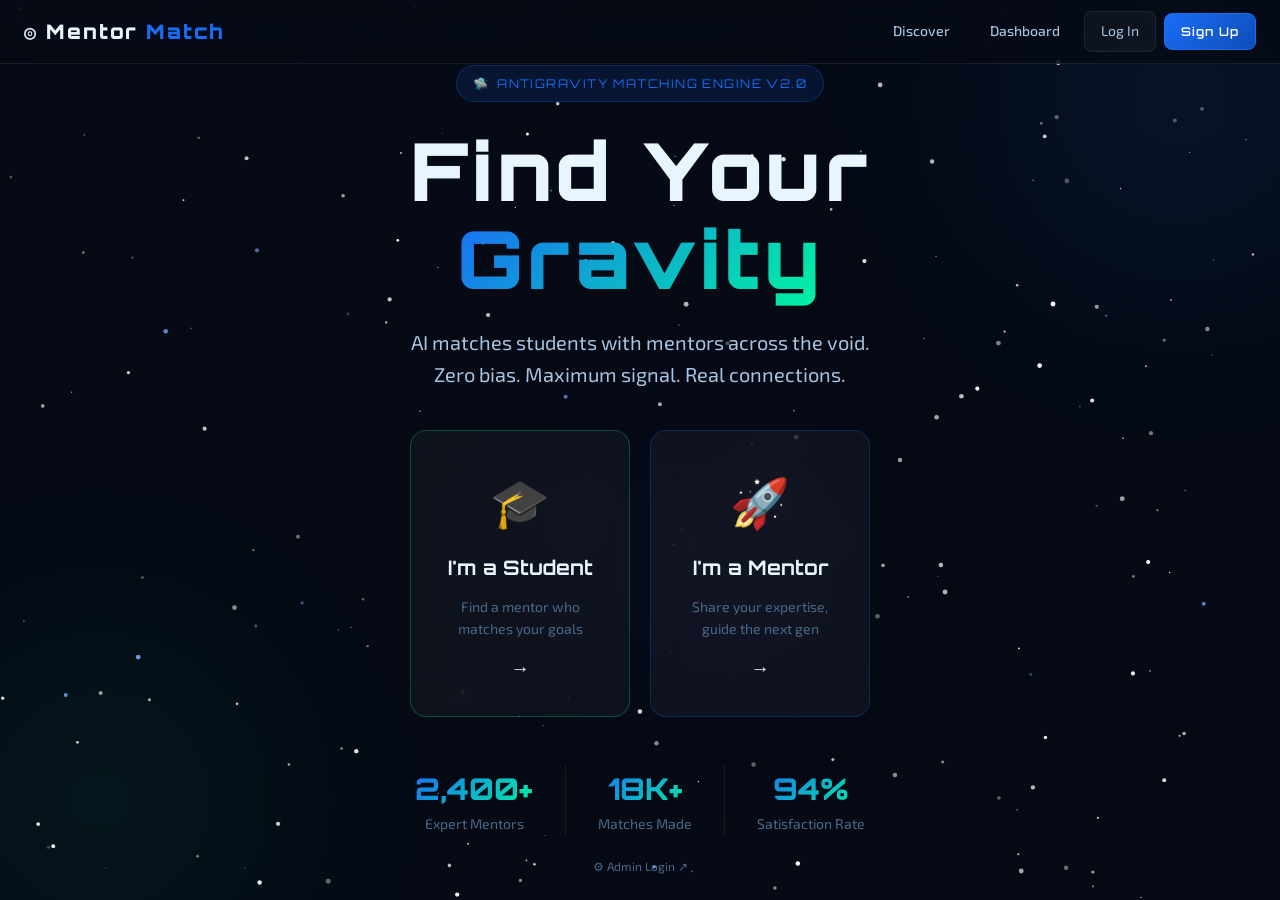
<file: index.html>
<!DOCTYPE html>
<html lang="en">
<head>
  <meta charset="UTF-8"/>
  <meta name="viewport" content="width=device-width, initial-scale=1.0"/>
  <title>MentorMatch Orbit — Find Your Gravity</title>
  <meta name="description" content="AI-driven mentorship matching for students. Find your perfect mentor across the void with ANTIGRAVITY matching technology."/>
  <link rel="preconnect" href="https://fonts.googleapis.com"/>
  <link rel="preconnect" href="https://fonts.gstatic.com" crossorigin/>
  <link href="https://fonts.googleapis.com/css2?family=Orbitron:wght@400;500;600;700;800;900&family=Exo+2:ital,wght@0,300;0,400;0,500;0,600;0,700;1,400&display=swap" rel="stylesheet"/>
  <link rel="stylesheet" href="styles/global.css"/>
  <link rel="stylesheet" href="styles/animations.css"/>
  <link rel="stylesheet" href="styles/components.css"/>
  <style>
    /* Landing-page specific */
    .hero {
      position: relative;
      min-height: 100vh;
      display: flex;
      flex-direction: column;
      align-items: center;
      justify-content: center;
      text-align: center;
      padding: var(--space-8) var(--space-6);
      overflow: hidden;
    }
    #particle-canvas {
      position: fixed;
      inset: 0;
      z-index: 0;
      pointer-events: none;
    }
    .hero-content {
      position: relative;
      z-index: 1;
      max-width: 720px;
    }
    .hero-badge {
      display: inline-flex;
      align-items: center;
      gap: var(--space-2);
      padding: var(--space-2) var(--space-4);
      background: var(--nebula-blue-dim);
      border: 1px solid var(--nebula-blue-glow);
      border-radius: var(--radius-full);
      font-size: var(--text-xs);
      letter-spacing: 0.12em;
      text-transform: uppercase;
      color: var(--nebula-blue);
      font-family: var(--font-heading);
      margin-bottom: var(--space-6);
      animation: fade-down 0.6s ease forwards;
    }
    .hero-title {
      font-family: var(--font-heading);
      font-size: clamp(2.5rem, 8vw, 5rem);
      font-weight: 900;
      line-height: 1.1;
      color: var(--stellar-white);
      margin-bottom: var(--space-6);
      animation: fade-up 0.7s ease 0.1s both;
    }
    .hero-title span {
      background: linear-gradient(135deg, var(--nebula-blue), var(--aurora-green));
      -webkit-background-clip: text;
      -webkit-text-fill-color: transparent;
      background-clip: text;
    }
    .hero-sub {
      font-size: var(--text-xl);
      color: var(--stellar-dim);
      margin-bottom: var(--space-10);
      line-height: 1.6;
      animation: fade-up 0.7s ease 0.2s both;
    }
    .hero-cta {
      display: flex;
      gap: var(--space-5);
      justify-content: center;
      flex-wrap: wrap;
      animation: fade-up 0.7s ease 0.35s both;
    }
    .cta-card {
      width: 220px;
      background: var(--glass-bg);
      backdrop-filter: blur(20px);
      border: 1px solid var(--glass-border);
      border-radius: var(--radius-xl);
      padding: var(--space-8) var(--space-6);
      cursor: pointer;
      transition: all var(--transition-bounce);
      text-decoration: none;
      color: inherit;
      display: flex;
      flex-direction: column;
      align-items: center;
      gap: var(--space-3);
      position: relative;
      overflow: hidden;
    }
    .cta-card:hover {
      transform: translateY(-12px) scale(1.04);
      box-shadow: var(--shadow-card-hover);
    }
    .cta-card.student { border-color: var(--aurora-green-glow); }
    .cta-card.mentor  { border-color: var(--nebula-blue-glow); }
    .cta-card.student:hover { box-shadow: var(--shadow-glow-green); }
    .cta-card.mentor:hover  { box-shadow: var(--shadow-glow-blue); }
    .cta-icon {
      font-size: 3rem;
      animation: float 4s ease-in-out infinite;
    }
    .cta-card.mentor .cta-icon { animation-delay: 0.5s; }
    .cta-label {
      font-family: var(--font-heading);
      font-size: var(--text-xl);
      font-weight: 700;
      color: var(--stellar-white);
    }
    .cta-sublabel {
      font-size: var(--text-sm);
      color: var(--stellar-muted);
      text-align: center;
    }
    .cta-arrow {
      font-size: 1.2rem;
      transition: transform var(--transition-bounce);
    }
    .cta-card:hover .cta-arrow { transform: translateX(4px); }

    /* Stats bar */
    .stats-bar {
      display: flex;
      gap: var(--space-8);
      justify-content: center;
      flex-wrap: wrap;
      margin-top: var(--space-12);
      animation: fade-up 0.7s ease 0.5s both;
    }
    .stat-item {
      text-align: center;
    }
    .stat-num {
      font-family: var(--font-heading);
      font-size: var(--text-3xl);
      font-weight: 800;
      background: linear-gradient(135deg, var(--nebula-blue), var(--aurora-green));
      -webkit-background-clip: text;
      -webkit-text-fill-color: transparent;
      background-clip: text;
    }
    .stat-desc {
      font-size: var(--text-sm);
      color: var(--stellar-muted);
    }
    .stats-divider {
      width: 1px;
      background: var(--glass-border);
      align-self: stretch;
    }

    /* Admin link */
    .admin-link {
      position: fixed;
      bottom: var(--space-6);
      left: 50%;
      transform: translateX(-50%);
      font-size: var(--text-xs);
      color: var(--stellar-muted);
      text-decoration: none;
      transition: color var(--transition-fast);
      z-index: 10;
    }
    .admin-link:hover { color: var(--deep-purple); }

    /* Nebula orbs */
    .orb {
      position: fixed;
      border-radius: 50%;
      filter: blur(80px);
      pointer-events: none;
      z-index: 0;
    }
    .orb-1 {
      width: 600px; height: 600px;
      top: -200px; right: -200px;
      background: radial-gradient(circle, rgba(26,108,246,0.12), transparent 70%);
    }
    .orb-2 {
      width: 500px; height: 500px;
      bottom: -150px; left: -150px;
      background: radial-gradient(circle, rgba(0,245,160,0.08), transparent 70%);
    }
    .orb-3 {
      width: 400px; height: 400px;
      top: 40%; left: 40%;
      background: radial-gradient(circle, rgba(124,58,237,0.06), transparent 70%);
    }

    /* Header login link */
    .header-login {
      padding: var(--space-2) var(--space-4);
      border-radius: var(--radius-md);
      border: 1px solid var(--glass-border);
      background: var(--glass-bg);
      color: var(--stellar-dim);
      font-size: var(--text-sm);
      text-decoration: none;
      transition: all var(--transition-fast);
    }
    .header-login:hover {
      color: var(--stellar-white);
      border-color: var(--nebula-blue);
    }
  </style>
</head>
<body>
  <a href="#main-content" class="skip-link">Skip to main content</a>

  <!-- Particle Canvas -->
  <canvas id="particle-canvas" aria-hidden="true"></canvas>

  <!-- Nebula orbs -->
  <div class="orb orb-1" aria-hidden="true"></div>
  <div class="orb orb-2" aria-hidden="true"></div>
  <div class="orb orb-3" aria-hidden="true"></div>

  <!-- Header -->
  <header class="site-header" role="banner">
    <a href="index.html" class="logo" aria-label="MentorMatch Orbit home">
      ◎ Mentor<span>Match</span>
    </a>
    <nav class="site-nav" aria-label="Main navigation">
      <a href="discover.html"  class="nav-link">Discover</a>
      <a href="dashboard.html" class="nav-link">Dashboard</a>
      <a href="login.html" class="header-login">Log In</a>
      <a href="register.html" class="btn btn-primary btn-sm">Sign Up</a>
    </nav>
  </header>

  <!-- Toast Container -->
  <div id="toast-container" aria-live="polite" aria-atomic="false"></div>

  <!-- Hero -->
  <main id="main-content" class="hero">
    <div class="hero-content">
      <div class="hero-badge">
        <span>🛸</span>
        <span>ANTIGRAVITY MATCHING ENGINE v2.0</span>
      </div>

      <h1 class="hero-title">
        Find Your<br/><span>Gravity</span>
      </h1>

      <p class="hero-sub">
        AI matches students with mentors across the void.<br/>
        Zero bias. Maximum signal. Real connections.
      </p>

      <!-- CTA Cards -->
      <div class="hero-cta" role="navigation" aria-label="Get started">
        <a href="register.html?role=student" class="cta-card student float"
           aria-label="Register as a student">
          <div class="cta-icon">🎓</div>
          <div class="cta-label">I'm a Student</div>
          <div class="cta-sublabel">Find a mentor who matches your goals</div>
          <div class="cta-arrow">→</div>
        </a>
        <a href="register.html?role=mentor" class="cta-card mentor float"
           aria-label="Register as a mentor">
          <div class="cta-icon">🚀</div>
          <div class="cta-label">I'm a Mentor</div>
          <div class="cta-sublabel">Share your expertise, guide the next gen</div>
          <div class="cta-arrow">→</div>
        </a>
      </div>

      <!-- Stats Bar -->
      <div class="stats-bar" aria-label="Platform statistics">
        <div class="stat-item">
          <div class="stat-num" id="landing-mentors">2,400+</div>
          <div class="stat-desc">Expert Mentors</div>
        </div>
        <div class="stats-divider" aria-hidden="true"></div>
        <div class="stat-item">
          <div class="stat-num">18K+</div>
          <div class="stat-desc">Matches Made</div>
        </div>
        <div class="stats-divider" aria-hidden="true"></div>
        <div class="stat-item">
          <div class="stat-num">94%</div>
          <div class="stat-desc">Satisfaction Rate</div>
        </div>
      </div>
    </div>
  </main>

  <!-- Admin link -->
  <a href="admin.html" class="admin-link" aria-label="Admin control center">⚙ Admin Login ↗</a>

  <script type="module">
    import { initParticles } from './js/particles.js';
    import { init, checkUrlParams } from './js/main.js';
    import { seedDemoData } from './js/store.js';

    document.addEventListener('DOMContentLoaded', async () => {
      await seedDemoData();
      initParticles('particle-canvas');
      await init();
      checkUrlParams();

      // CTA click bounce effect
      document.querySelectorAll('.cta-card').forEach(card => {
        card.addEventListener('click', () => {
          card.style.animation = 'none';
          card.offsetWidth;
          card.style.animation = 'gravity-bounce 0.4s cubic-bezier(.34,1.56,.64,1)';
        });
      });
    });
  </script>
</body>
</html>
</file>
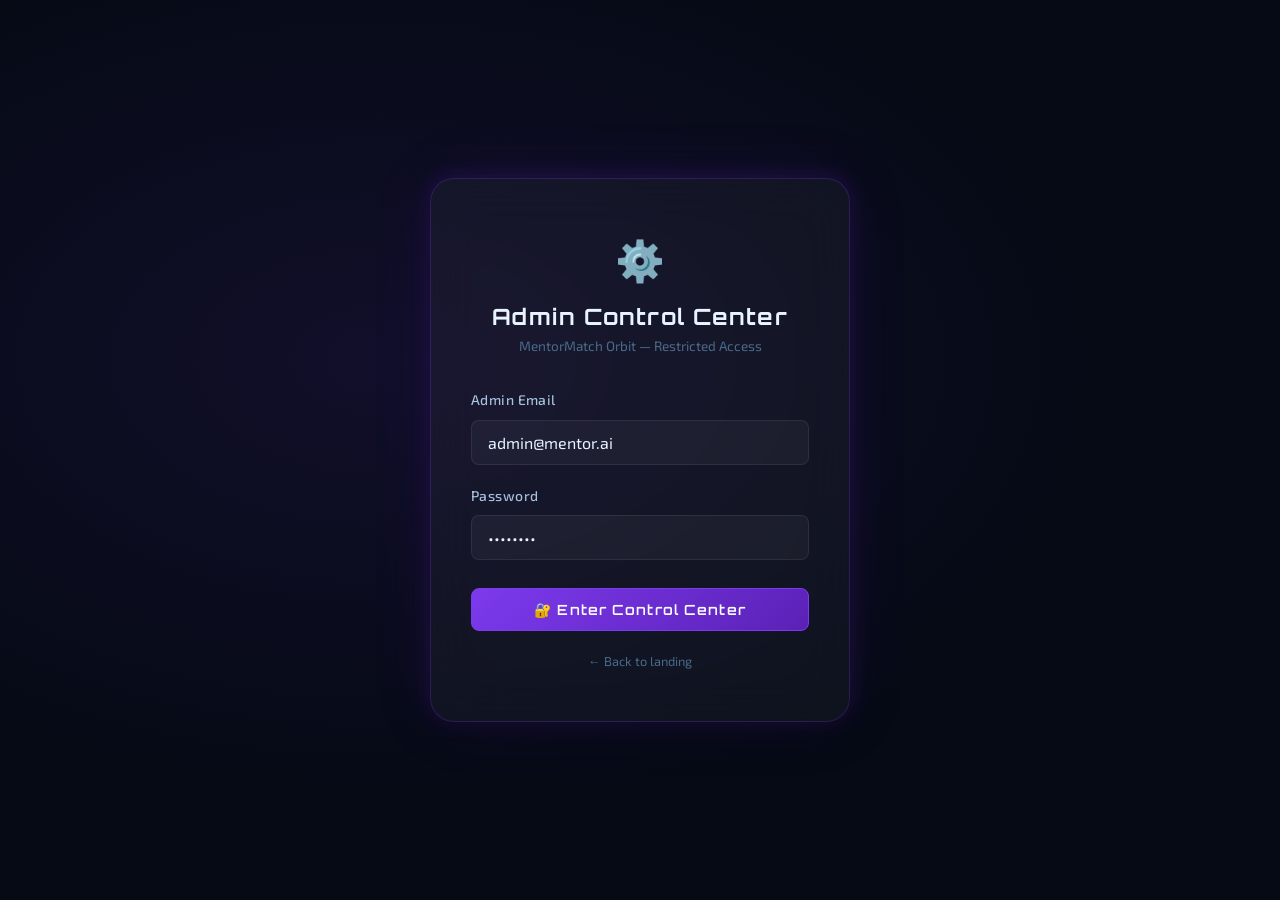
<file: admin.html>
<!DOCTYPE html>
<html lang="en">
<head>
  <meta charset="UTF-8"/>
  <meta name="viewport" content="width=device-width, initial-scale=1.0"/>
  <title>Admin Control Center — MentorMatch Orbit</title>
  <meta name="description" content="Admin dashboard for MentorMatch Orbit."/>
  <link rel="preconnect" href="https://fonts.googleapis.com"/>
  <link href="https://fonts.googleapis.com/css2?family=Orbitron:wght@400;600;700;800;900&family=Exo+2:wght@300;400;500;600;700&display=swap" rel="stylesheet"/>
  <link rel="stylesheet" href="styles/global.css"/>
  <link rel="stylesheet" href="styles/animations.css"/>
  <link rel="stylesheet" href="styles/components.css"/>
  <link rel="stylesheet" href="styles/dashboard.css"/>
  <style>
    :root { --nebula-blue: #7c3aed; --nebula-blue-dim: rgba(124,58,237,0.15); --nebula-blue-glow: rgba(124,58,237,0.3); }
    .admin-login-wrap {
      min-height: 100vh; display: flex;
      align-items: center; justify-content: center; padding: 24px;
      background: radial-gradient(ellipse at 30% 40%, rgba(124,58,237,0.1) 0%, transparent 60%);
    }
    .admin-login-card {
      width: 100%; max-width: 420px;
      background: var(--glass-bg); backdrop-filter: blur(24px);
      border: 1px solid var(--deep-purple-glow);
      border-radius: var(--radius-2xl);
      padding: 48px 40px;
      box-shadow: var(--shadow-card), var(--shadow-glow-purple);
      animation: scale-in 0.4s cubic-bezier(.34,1.56,.64,1);
    }
    .admin-panel { display: none; }
    .admin-panel.visible { display: block; }
    .admin-header {
      background: linear-gradient(135deg, rgba(124,58,237,0.15), rgba(26,108,246,0.08));
      border: 1px solid var(--deep-purple-glow);
      border-radius: var(--radius-xl);
      padding: 32px 40px;
      margin-bottom: 32px;
      position: relative; overflow: hidden;
    }
    .admin-header::before {
      content: ''; position: absolute;
      top: -50%; right: -10%; width: 300px; height: 300px;
      background: radial-gradient(circle, rgba(124,58,237,0.1) 0%, transparent 70%);
      pointer-events: none;
    }
    .tab-bar {
      display: flex; gap: 4px;
      background: var(--glass-bg); border: 1px solid var(--glass-border);
      border-radius: var(--radius-lg); padding: 4px;
      margin-bottom: 24px; flex-wrap: wrap;
    }
    .tab-btn {
      padding: 8px 20px; border-radius: var(--radius-md);
      font-family: var(--font-heading); font-size: .8rem;
      font-weight: 600; letter-spacing: .05em;
      color: var(--stellar-muted); cursor: pointer;
      transition: all var(--transition-fast); border: none; background: none;
    }
    .tab-btn.active {
      background: var(--deep-purple); color: #fff;
    }
    .tab-panel { display: none; }
    .tab-panel.active { display: block; animation: fade-up 0.3s ease; }
  </style>
</head>
<body>
<a href="#main-content" class="skip-link">Skip to main content</a>
<div id="toast-container" aria-live="polite"></div>
<div id="confirm-overlay" class="confirm-overlay" role="dialog" aria-modal="true"></div>

<!-- ── LOGIN SCREEN ── -->
<div id="login-screen" class="admin-login-wrap">
  <div class="admin-login-card" role="main">
    <div style="text-align:center;margin-bottom:32px">
      <div style="font-size:2.5rem;margin-bottom:12px">⚙️</div>
      <h1 style="font-size:1.4rem;color:var(--stellar-white);margin-bottom:4px">Admin Control Center</h1>
      <p style="font-size:.85rem;color:var(--stellar-muted)">MentorMatch Orbit — Restricted Access</p>
    </div>
    <div id="login-error" style="background:rgba(255,69,96,.1);border:1px solid rgba(255,69,96,.3);
      border-radius:8px;padding:10px 14px;color:var(--danger-red);font-size:.85rem;
      margin-bottom:16px;display:none" role="alert"></div>
    <div class="form-group">
      <label for="admin-email">Admin Email</label>
      <input type="email" id="admin-email" value="admin@mentor.ai" autocomplete="username" aria-required="true"/>
    </div>
    <div class="form-group">
      <label for="admin-pass">Password</label>
      <input type="password" id="admin-pass" value="admin123" autocomplete="current-password" aria-required="true"/>
    </div>
    <button class="btn btn-purple w-full" id="admin-login-btn" style="margin-top:8px">
      🔐 Enter Control Center
    </button>
    <div style="text-align:center;margin-top:16px">
      <a href="index.html" style="font-size:.8rem;color:var(--stellar-muted)">← Back to landing</a>
    </div>
  </div>
</div>

<!-- ── ADMIN PANEL ── -->
<div id="admin-panel" class="admin-panel" role="main">
  <!-- Header -->
  <header class="site-header" role="banner">
    <a href="index.html" class="logo">◎ Mentor<span>Match</span></a>
    <div style="display:flex;align-items:center;gap:8px;margin:0 auto">
      <span class="badge badge-purple">⚙ ADMIN MODE</span>
    </div>
    <nav class="site-nav">
      <button class="btn btn-secondary btn-sm" id="admin-refresh-btn">↻ Refresh</button>
      <button class="btn btn-danger btn-sm" id="admin-logout-btn">Logout</button>
    </nav>
  </header>

  <div class="page-wrapper">
    <div id="main-content" class="container" style="padding-top:40px;padding-bottom:60px">

      <!-- Admin banner -->
      <div class="admin-header">
        <h1 style="font-family:var(--font-heading);font-size:1.8rem;color:var(--stellar-white);margin-bottom:8px">
          ⚙ Admin Control Center
        </h1>
        <p style="color:var(--stellar-dim)">Manage users, view matches, and export platform data.</p>
      </div>

      <!-- Stat cards -->
      <div class="stats-grid" style="margin-bottom:32px">
        <div class="stat-card"><div class="stat-icon" style="background:var(--deep-purple-dim)">👥</div>
          <div class="stat-number" id="stat-total-users">0</div><div class="stat-label">Total Users</div></div>
        <div class="stat-card"><div class="stat-icon" style="background:var(--nebula-blue-dim)">🎓</div>
          <div class="stat-number" id="stat-total-students">0</div><div class="stat-label">Students</div></div>
        <div class="stat-card"><div class="stat-icon" style="background:var(--aurora-green-dim)">🚀</div>
          <div class="stat-number" id="stat-total-mentors">0</div><div class="stat-label">Mentors</div></div>
        <div class="stat-card"><div class="stat-icon" style="background:var(--deep-purple-dim)">🎯</div>
          <div class="stat-number" id="stat-total-matches">0</div><div class="stat-label">Total Matches</div></div>
        <div class="stat-card"><div class="stat-icon" style="background:var(--nebula-blue-dim)">💬</div>
          <div class="stat-number" id="stat-total-msgs">0</div><div class="stat-label">Messages Sent</div></div>
        <div class="stat-card"><div class="stat-icon" style="background:var(--aurora-green-dim)">✅</div>
          <div class="stat-number" id="stat-active-users">0</div><div class="stat-label">Active Users</div></div>
      </div>

      <!-- Tab bar -->
      <div class="tab-bar" role="tablist">
        <button class="tab-btn active" data-tab="users" role="tab" aria-selected="true">👥 Users</button>
        <button class="tab-btn" data-tab="matches" role="tab" aria-selected="false">🎯 Match Log</button>
        <button class="tab-btn" data-tab="export" role="tab" aria-selected="false">📦 Export</button>
      </div>

      <!-- Tab: Users -->
      <div class="tab-panel active" id="tab-users" role="tabpanel">
        <div style="display:flex;gap:12px;align-items:center;margin-bottom:16px;flex-wrap:wrap">
          <input type="search" id="admin-search" placeholder="Search by name or email…"
            style="max-width:320px;flex:1" aria-label="Search users"/>
          <span style="font-size:.85rem;color:var(--stellar-muted)" id="user-count-label"></span>
        </div>
        <div class="admin-table-wrap">
          <table class="admin-table" id="admin-table" aria-label="Users table">
            <thead>
              <tr>
                <th data-col="name">Name <span class="sort-arrow">↕</span></th>
                <th data-col="role">Role <span class="sort-arrow">↕</span></th>
                <th data-col="email">Email <span class="sort-arrow">↕</span></th>
                <th data-col="createdAt">Joined <span class="sort-arrow">↕</span></th>
                <th data-col="status">Status <span class="sort-arrow">↕</span></th>
                <th>Actions</th>
              </tr>
            </thead>
            <tbody id="admin-tbody"></tbody>
          </table>
        </div>
      </div>

      <!-- Tab: Match Log -->
      <div class="tab-panel" id="tab-matches" role="tabpanel">
        <h2 class="section-title" style="margin-bottom:16px">Match Log</h2>
        <div id="match-log"></div>
      </div>

      <!-- Tab: Export -->
      <div class="tab-panel" id="tab-export" role="tabpanel">
        <div class="glass" style="padding:40px;text-align:center;max-width:480px;margin:0 auto">
          <div style="font-size:3rem;margin-bottom:16px">📦</div>
          <h2 style="font-family:var(--font-heading);font-size:1.2rem;color:var(--stellar-white);margin-bottom:8px">Export Platform Data</h2>
          <p style="font-size:.9rem;color:var(--stellar-dim);margin-bottom:24px">Download all users, matches, and messages as a JSON file.</p>
          <button class="btn btn-purple" id="export-btn">⬇ Download JSON Export</button>
          <p style="font-size:.75rem;color:var(--stellar-muted);margin-top:16px">Includes: users, matches, messages, exportedAt timestamp</p>
        </div>
      </div>

    </div>
  </div>
</div>

<script type="module">
import { adminLogin, isAdmin, logout } from './js/auth.js';
import { seedDemoData } from './js/store.js';
import { initAdmin } from './js/admin.js';
import { showToast } from './js/ui.js';

await seedDemoData();

// ── Login ──
const loginScreen = document.getElementById('login-screen');
const adminPanel  = document.getElementById('admin-panel');

function showPanel() {
  loginScreen.style.display = 'none';
  adminPanel.classList.add('visible');
  initAdmin();
}

// Already logged in as admin?
if (isAdmin()) showPanel();

document.getElementById('admin-login-btn').addEventListener('click', () => {
  const email = document.getElementById('admin-email').value.trim();
  const pass  = document.getElementById('admin-pass').value.trim();
  const errEl = document.getElementById('login-error');
  if (adminLogin(email, pass)) {
    errEl.style.display = 'none';
    showToast('Welcome, Admin', 'Control center unlocked.', 'success');
    showPanel();
  } else {
    errEl.textContent = 'Invalid credentials. Use admin@mentor.ai / admin123';
    errEl.style.display = 'block';
  }
});

// Enter key on password
document.getElementById('admin-pass').addEventListener('keydown', e => {
  if (e.key === 'Enter') document.getElementById('admin-login-btn').click();
});

// ── Tabs ──
document.querySelectorAll('.tab-btn').forEach(btn => {
  btn.addEventListener('click', () => {
    document.querySelectorAll('.tab-btn').forEach(b => { b.classList.remove('active'); b.setAttribute('aria-selected','false'); });
    document.querySelectorAll('.tab-panel').forEach(p => p.classList.remove('active'));
    btn.classList.add('active');
    btn.setAttribute('aria-selected', 'true');
    document.getElementById(`tab-${btn.dataset.tab}`).classList.add('active');
  });
});

// ── Admin actions ──
document.getElementById('admin-logout-btn')?.addEventListener('click', () => logout());
document.getElementById('admin-refresh-btn')?.addEventListener('click', () => {
  if (isAdmin()) initAdmin();
  showToast('Refreshed', 'Data reloaded.', 'info');
});
</script>
</body>
</html>
</file>
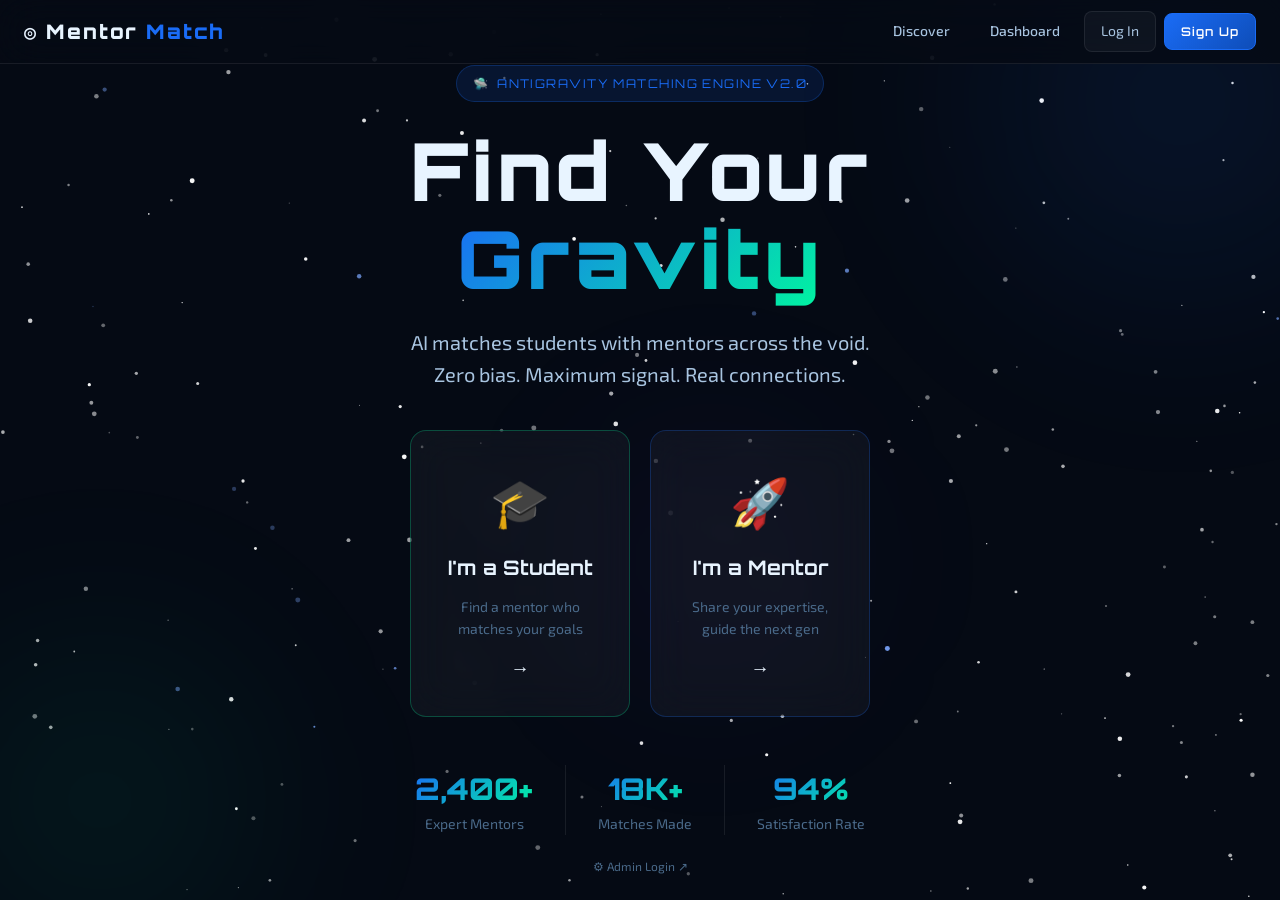
<file: dashboard.html>
<!DOCTYPE html>
<html lang="en">
<head>
  <meta charset="UTF-8"/>
  <meta name="viewport" content="width=device-width, initial-scale=1.0"/>
  <title>Dashboard — MentorMatch Orbit</title>
  <meta name="description" content="Your personal MentorMatch Orbit dashboard."/>
  <link rel="preconnect" href="https://fonts.googleapis.com"/>
  <link href="https://fonts.googleapis.com/css2?family=Orbitron:wght@400;600;700;800;900&family=Exo+2:wght@300;400;500;600;700&display=swap" rel="stylesheet"/>
  <link rel="stylesheet" href="styles/global.css"/>
  <link rel="stylesheet" href="styles/animations.css"/>
  <link rel="stylesheet" href="styles/components.css"/>
  <link rel="stylesheet" href="styles/dashboard.css"/>
  <link rel="stylesheet" href="styles/chat.css"/>
</head>
<body>
<a href="#main-content" class="skip-link">Skip to main content</a>
<div id="toast-container" aria-live="polite"></div>

<!-- Chat Drawer -->
<div id="chat-overlay" class="chat-overlay" aria-hidden="true"></div>
<aside id="chat-drawer" class="chat-drawer" role="dialog" aria-modal="true" aria-label="Chat">
  <div class="chat-header">
    <button class="chat-close" id="chat-close-btn" aria-label="Close chat">←</button>
    <div class="msg-avatar" id="chat-mentor-avatar" style="background:var(--deep-purple)">M</div>
    <div class="chat-mentor-info">
      <div class="chat-mentor-name" id="chat-mentor-name">Mentor</div>
      <div class="chat-mentor-role" id="chat-mentor-role"></div>
      <div class="chat-status-row">
        <span class="status-dot status-online" id="chat-status-dot"></span>
        <span style="font-size:.75rem;color:var(--stellar-muted)">Online</span>
      </div>
    </div>
    <div class="chat-header-actions">
      <button class="chat-clear-btn" id="chat-clear-btn" aria-label="Clear chat history">Clear</button>
    </div>
  </div>
  <div class="chat-messages" id="chat-messages"></div>
  <div class="chat-input-area">
    <textarea class="chat-input" id="chat-input" rows="1"
      placeholder="Type a message… (Enter to send)" aria-label="Message input"></textarea>
    <button class="chat-send-btn" id="chat-send-btn" aria-label="Send message">↗</button>
  </div>
</aside>

<!-- Header -->
<header class="site-header" role="banner">
  <a href="index.html" class="logo">◎ Mentor<span>Match</span></a>
  <nav class="site-nav" aria-label="Main navigation">
    <a href="discover.html"  class="nav-link">Discover</a>
    <a href="dashboard.html" class="nav-link active">Dashboard</a>
    <div style="position:relative">
      <button class="notif-bell" id="notif-bell" aria-label="Notifications" aria-haspopup="true">
        🔔<span class="notif-count" id="notif-count" style="display:none">0</span>
      </button>
      <div class="notif-dropdown" id="notif-dropdown" role="menu">
        <div class="notif-header">Notifications</div>
        <div id="notif-list"><div style="padding:16px;color:var(--stellar-muted);font-size:.85rem">No new notifications</div></div>
      </div>
    </div>
    <button class="btn btn-secondary btn-sm" id="logout-btn">Logout</button>
  </nav>
</header>

<div class="page-wrapper">
  <div class="app-shell">
    <!-- Sidebar -->
    <nav class="sidebar" id="sidebar" aria-label="Dashboard navigation">
      <div class="sidebar-avatar-section" id="sidebar-avatar-section">
        <div class="sidebar-avatar-wrapper">
          <div class="avatar" id="sidebar-avatar" style="background:var(--deep-purple)">U</div>
          <div class="orbit-ring" aria-hidden="true"></div>
        </div>
        <div class="sidebar-avatar-info">
          <div class="sidebar-user-name" id="sidebar-name">Loading…</div>
          <div class="sidebar-user-role" id="sidebar-role"></div>
        </div>
      </div>

      <ul class="sidebar-nav" role="list">
        <li><a href="dashboard.html" class="sidebar-nav-item active" aria-current="page">
          <span class="sidebar-nav-icon">🏠</span>
          <span class="sidebar-label">Dashboard</span>
        </a></li>
        <li><a href="discover.html" class="sidebar-nav-item">
          <span class="sidebar-nav-icon">🔭</span>
          <span class="sidebar-label">Discover</span>
        </a></li>
        <li><button class="sidebar-nav-item w-full" id="sidebar-messages-btn" style="text-align:left">
          <span class="sidebar-nav-icon">💬</span>
          <span class="sidebar-label">Messages</span>
          <span class="sidebar-nav-badge" id="sidebar-unread" style="display:none">0</span>
        </button></li>
        <li><button class="sidebar-nav-item w-full" id="sidebar-saved-btn" style="text-align:left">
          <span class="sidebar-nav-icon">★</span>
          <span class="sidebar-label">Saved Mentors</span>
        </button></li>
      </ul>

      <!-- Availability toggle (mentor only) -->
      <div id="avail-toggle-wrap" style="padding:0 16px 16px;display:none">
        <div class="divider"></div>
        <label class="toggle-switch">
          <input type="checkbox" class="toggle-input" id="avail-toggle" checked/>
          <span class="toggle-track"></span>
          <span class="toggle-label sidebar-label">Available for Mentoring</span>
        </label>
      </div>

      <button class="sidebar-collapse-btn" id="collapse-btn" aria-label="Collapse sidebar">
        <span>◀</span><span class="sidebar-label"> Collapse</span>
      </button>
    </nav>

    <!-- Main Content -->
    <main class="main-content" id="main-content">
      <!-- Welcome banner -->
      <div class="welcome-banner" id="welcome-banner">
        <div class="welcome-title">Welcome back, <span id="welcome-name">Explorer</span> 👋</div>
        <div class="welcome-sub" id="welcome-sub">Here's your mission control.</div>
        <div style="display:flex;gap:16px;margin-top:16px;flex-wrap:wrap">
          <span class="badge badge-blue" id="online-badge">
            🟢 <span id="online-mentor-count">…</span> mentors online
          </span>
          <span class="badge badge-green" id="match-badge" style="display:none">
            🎯 <span id="match-count-badge">0</span> matches found
          </span>
        </div>
      </div>

      <!-- Profile Completion -->
      <div class="completion-card" style="margin-bottom:var(--space-8)">
        <div class="completion-header">
          <h2 class="section-title" style="font-size:1rem">Profile Completion</h2>
          <span class="completion-pct" id="completion-pct">0%</span>
        </div>
        <div class="progress-track"><div class="progress-fill" id="completion-bar" style="width:0%"></div></div>
        <p style="font-size:.8rem;color:var(--stellar-muted);margin-top:8px" id="completion-hint"></p>
      </div>

      <!-- Stats row -->
      <div class="stats-grid" id="stats-grid" style="margin-bottom:var(--space-8)"></div>

      <!-- Top Match Spotlight (student only) -->
      <div id="top-match-section" style="margin-bottom:var(--space-8);display:none">
        <div class="section-header">
          <h2 class="section-title">⭐ Top Match</h2>
          <a href="discover.html" class="btn btn-secondary btn-sm">View All →</a>
        </div>
        <div id="top-match-card"></div>
      </div>

      <!-- Mentor: pending requests (mentor only) -->
      <div id="mentor-requests-section" style="margin-bottom:var(--space-8);display:none">
        <div class="section-header">
          <h2 class="section-title">📥 Connection Requests</h2>
        </div>
        <div id="mentor-requests-list"></div>
      </div>

      <!-- Saved Mentors -->
      <div id="saved-section" style="margin-bottom:var(--space-8)">
        <div class="section-header">
          <h2 class="section-title">★ Saved Mentors</h2>
          <a href="discover.html" class="btn btn-secondary btn-sm">Browse →</a>
        </div>
        <div class="saved-list" id="saved-list"></div>
      </div>

      <!-- Recent Messages -->
      <div id="messages-section" style="margin-bottom:var(--space-8)">
        <div class="section-header">
          <h2 class="section-title">💬 Recent Messages</h2>
        </div>
        <div class="msg-preview-list" id="msg-preview-list"></div>
      </div>

      <!-- Profile editor -->
      <div style="margin-bottom:var(--space-8)">
        <div class="section-header">
          <h2 class="section-title">👤 My Profile</h2>
          <button class="btn btn-secondary btn-sm" id="edit-profile-btn">Edit</button>
        </div>
        <div class="glass" style="padding:var(--space-6)" id="profile-display"></div>
      </div>
    </main>
  </div>
</div>

<script type="module">
import { requireAuth, logout } from './js/auth.js';
import { getCurrentUser, getUser, getUserList, getStudentMatches, getMentorMatches,
         saveUser, countUnread } from './js/store.js';
import { rankMentors, getLimitedMatchesWarning } from './js/matcher.js';
import { createMentorCard, showToast, createEmptyState, animateCounter, updateNotifBell } from './js/ui.js';
import { initChat } from './js/chat.js';
import { init, checkUrlParams, startStatusCycle } from './js/main.js';
import { initials, stringToColor, formatDate, timeAgo, isWithinDays } from './js/utils.js';

const user = requireAuth('index.html');
if (!user) throw new Error('Not authenticated');

await init();
checkUrlParams();
initChat();

const profile = user.profile ?? {};
const isMentor = user.role === 'mentor';

// ── Sidebar ──
document.getElementById('sidebar-avatar').textContent = initials(profile.name ?? '');
document.getElementById('sidebar-avatar').style.background = profile.avatarColor ?? stringToColor(user.email);
document.getElementById('sidebar-name').textContent = profile.name ?? user.email;
document.getElementById('sidebar-role').textContent = isMentor ? `${profile.role ?? ''} @ ${profile.company ?? ''}` : `Student · ${profile.field ?? ''}`;

// Availability toggle (mentor)
if (isMentor) {
  document.getElementById('avail-toggle-wrap').style.display = 'block';
  const tog = document.getElementById('avail-toggle');
  tog.checked = profile.onlineStatus !== 'offline';
  tog.addEventListener('change', () => {
    profile.onlineStatus = tog.checked ? 'online' : 'offline';
    user.profile = profile;
    saveUser(user);
    showToast('Status Updated', tog.checked ? 'You appear Online' : 'You appear Offline',
      tog.checked ? 'success' : 'info');
  });
}

// ── Welcome banner ──
document.getElementById('welcome-name').textContent = (profile.name ?? 'Explorer').split(' ')[0];
document.getElementById('welcome-sub').textContent = isMentor
  ? 'Your mentoring command center.'
  : 'Find your perfect mentor and launch your career.';

// Online count
const onlineCount = getUserList('mentor').filter(m => m.profile?.onlineStatus === 'online').length;
document.getElementById('online-mentor-count').textContent = onlineCount;

// ── Profile Completion ──
function calcCompletion(u) {
  const p = u.profile ?? {};
  const fields = isMentor
    ? ['name','role','company','expertise','bio','timezone','mentoringStyle']
    : ['name','field','goals','skillsWanted','bio','timezone','preferredStyle'];
  const filled = fields.filter(f => {
    const v = p[f];
    return Array.isArray(v) ? v.length > 0 : !!v;
  }).length;
  return Math.round((filled / fields.length) * 100);
}
const pct = calcCompletion(user);
document.getElementById('completion-pct').textContent = pct + '%';
document.getElementById('completion-bar').style.width = pct + '%';
document.getElementById('completion-hint').textContent = pct < 100
  ? `Complete your profile to improve match quality (${100-pct}% remaining).`
  : 'Profile complete! 🎉';

// ── Stats ──
const statsGrid = document.getElementById('stats-grid');
const mentors = getUserList('mentor');
const matches = isMentor ? getMentorMatches(user.email) : getStudentMatches(user.email);
const unread  = countUnread(user.email);

const statsData = isMentor
  ? [
      { icon:'👥', num: matches.length,  label:'Active Connections', color:'blue' },
      { icon:'💬', num: unread,           label:'Unread Messages',    color:'green' },
      { icon:'⭐', num: profile.capacity ?? 0, label:'Mentor Capacity', color:'purple' },
      { icon:'📅', num: profile.availabilityHrs ?? 0, label:'Hours / Week', color:'blue' },
    ]
  : [
      { icon:'🔭', num: mentors.length,   label:'Mentors Available',  color:'blue' },
      { icon:'🎯', num: matches.length,   label:'My Matches',         color:'green' },
      { icon:'💬', num: unread,           label:'Unread Messages',    color:'purple' },
      { icon:'★',  num: (profile.savedMentors ?? []).length, label:'Saved Mentors', color:'blue' },
    ];

for (const s of statsData) {
  const card = document.createElement('div');
  card.className = 'stat-card';
  card.innerHTML = `
    <div class="stat-icon" style="background:var(--${s.color === 'blue' ? 'nebula-blue' : s.color === 'green' ? 'aurora-green' : 'deep-purple'}-dim)">${s.icon}</div>
    <div class="stat-number" id="stat-n-${s.label.replace(/\s/g,'')}">0</div>
    <div class="stat-label">${s.label}</div>
  `;
  statsGrid.appendChild(card);
  animateCounter(card.querySelector('.stat-number'), s.num);
}

// Match count badge
if (!isMentor && matches.length > 0) {
  document.getElementById('match-badge').style.display = '';
  document.getElementById('match-count-badge').textContent = matches.length;
}

// ── Top Match (student) ──
if (!isMentor) {
  const ranked = rankMentors(user, mentors);
  if (ranked.length > 0) {
    document.getElementById('top-match-section').style.display = 'block';
    const topCard = createMentorCard(ranked[0], ranked[0].match, user);
    topCard.classList.add('spotlight-card');
    document.getElementById('top-match-card').appendChild(topCard);
    const warn = getLimitedMatchesWarning(ranked[0].match.score);
    if (warn) showToast('Limited Matches', warn, 'warning', 7000);
  }
}

// ── Mentor Requests (mentor) ──
if (isMentor) {
  document.getElementById('mentor-requests-section').style.display = 'block';
  const reqList = document.getElementById('mentor-requests-list');
  const myMatches = getMentorMatches(user.email);
  if (myMatches.length === 0) {
    reqList.appendChild(createEmptyState('No requests yet', 'Students will appear here when they connect.'));
  } else {
    myMatches.slice(0,5).forEach(m => {
      const student = getUser(m.studentEmail);
      const sp = student?.profile ?? { name: m.studentEmail, avatarColor: 'var(--nebula-blue)' };
      const item = document.createElement('div');
      item.className = 'saved-item';
      item.innerHTML = `
        <div class="avatar" style="background:${sp.avatarColor}">${initials(sp.name)}</div>
        <div class="saved-item-info">
          <div class="saved-item-name">${sp.name}</div>
          <div class="saved-item-role">${timeAgo(m.initiatedAt)} · ${m.score}% match</div>
        </div>
        <span class="badge badge-${m.status==='active'?'green':'amber'}">${m.status}</span>
      `;
      reqList.appendChild(item);
    });
  }
}

// ── Saved Mentors ──
const savedList = document.getElementById('saved-list');
const savedEmails = profile.savedMentors ?? [];
if (savedEmails.length === 0) {
  savedList.appendChild(createEmptyState('No saved mentors yet', 'Bookmark mentors on the Discover page.'));
} else {
  savedEmails.forEach(email => {
    const mentor = getUser(email);
    if (!mentor) return;
    const mp = mentor.profile ?? mentor;
    const item = document.createElement('div');
    item.className = 'saved-item';
    item.innerHTML = `
      <div class="avatar" style="background:${mp.avatarColor ?? 'var(--nebula-blue)'}">${initials(mp.name)}</div>
      <div class="saved-item-info">
        <div class="saved-item-name">${mp.name}</div>
        <div class="saved-item-role">${mp.role ?? ''} @ ${mp.company ?? ''}</div>
      </div>
      <button class="btn btn-primary btn-sm chat-saved-btn" data-email="${email}" aria-label="Message ${mp.name}">💬</button>
    `;
    item.querySelector('.chat-saved-btn').addEventListener('click', () => {
      document.dispatchEvent(new CustomEvent('openChat', { detail: { mentorEmail: email } }));
    });
    savedList.appendChild(item);
  });
}

// ── Recent Messages ──
const msgList = document.getElementById('msg-preview-list');
const { read: storeRead } = (() => {
  // Inline read since we need raw access
  function read(key, fb = null) {
    try { const r = localStorage.getItem(key); return r ? JSON.parse(r) : fb; } catch { return fb; }
  }
  return { read };
})();
const allThreads = storeRead('mm_messages', {});
const userThreads = Object.entries(allThreads).filter(([tid]) => tid.includes(user.email.toLowerCase()));
if (userThreads.length === 0) {
  msgList.appendChild(createEmptyState('No messages yet', 'Send a message to a mentor to get started.'));
} else {
  userThreads.slice(0, 5).forEach(([tid, msgs]) => {
    const last = msgs[msgs.length - 1];
    if (!last) return;
    const otherEmail = tid.replace(user.email.toLowerCase(), '').replace('__','');
    const other = getUser(otherEmail);
    const op = other?.profile ?? other ?? {};
    const unreadCount = msgs.filter(m => m.senderEmail !== user.email && !m.read).length;
    const item = document.createElement('div');
    item.className = 'msg-preview-item';
    item.innerHTML = `
      <div class="avatar" style="background:${op.avatarColor ?? 'var(--deep-purple)'}">${initials(op.name ?? otherEmail)}</div>
      <div class="msg-preview-text">
        <div class="msg-preview-name">${op.name ?? otherEmail}${unreadCount ? `<span class="badge badge-red" style="margin-left:8px">${unreadCount}</span>` : ''}</div>
        <div class="msg-preview-excerpt">${last.text ?? ''}</div>
      </div>
      <div class="msg-preview-time">${timeAgo(last.sentAt)}</div>
    `;
    item.addEventListener('click', () => {
      document.dispatchEvent(new CustomEvent('openChat', { detail: { mentorEmail: otherEmail } }));
    });
    msgList.appendChild(item);
  });
}

// ── Profile display (inline-editable) ──
const profileDisplay = document.getElementById('profile-display');
profileDisplay.innerHTML = `
  <div style="display:flex;align-items:center;gap:16px;margin-bottom:20px">
    <div class="avatar avatar-lg" style="background:${profile.avatarColor ?? stringToColor(user.email)}">${initials(profile.name ?? '')}</div>
    <div>
      <div style="font-family:var(--font-heading);font-size:1.1rem;color:var(--stellar-white)">${profile.name ?? ''}</div>
      <div style="font-size:.85rem;color:var(--stellar-muted)">${user.email}</div>
      ${isWithinDays(user.updatedAt, 7) ? '<span class="badge badge-green" style="margin-top:4px">Active this week</span>' : ''}
    </div>
  </div>
  <div style="display:grid;grid-template-columns:1fr 1fr;gap:12px;font-size:.9rem">
    ${isMentor ? `
      <div><span style="color:var(--stellar-muted)">Role:</span> <strong>${profile.role ?? '—'}</strong></div>
      <div><span style="color:var(--stellar-muted)">Company:</span> <strong>${profile.company ?? '—'}</strong></div>
      <div><span style="color:var(--stellar-muted)">Experience:</span> <strong>${profile.yearsExp ?? 0} years</strong></div>
      <div><span style="color:var(--stellar-muted)">Capacity:</span> <strong>${profile.capacity ?? 0} mentees</strong></div>
    ` : `
      <div><span style="color:var(--stellar-muted)">Field:</span> <strong>${profile.field ?? '—'}</strong></div>
      <div><span style="color:var(--stellar-muted)">Year:</span> <strong>${profile.year ?? '—'}</strong></div>
      <div><span style="color:var(--stellar-muted)">Availability:</span> <strong>${profile.availabilityHrs ?? 0}h/week</strong></div>
      <div><span style="color:var(--stellar-muted)">Style:</span> <strong>${profile.preferredStyle ?? '—'}</strong></div>
    `}
    <div style="grid-column:1/-1"><span style="color:var(--stellar-muted)">Timezone:</span> <strong>${profile.timezone ?? '—'}</strong></div>
    <div style="grid-column:1/-1"><span style="color:var(--stellar-muted)">Bio:</span> <span style="color:var(--stellar-dim)">${profile.bio ?? '—'}</span></div>
  </div>
`;

// Edit profile button → redirect to register pre-filled (simplified)
document.getElementById('edit-profile-btn').addEventListener('click', () => {
  showToast('Edit Profile', 'Inline editing coming in Phase 2. You can re-register to update.', 'info', 5000);
});

// ── Sidebar collapse ──
document.getElementById('collapse-btn').addEventListener('click', () => {
  document.getElementById('sidebar').classList.toggle('collapsed');
});

// ── Notification bell ──
document.getElementById('notif-bell').addEventListener('click', () => {
  document.getElementById('notif-dropdown').classList.toggle('open');
});
document.addEventListener('click', (e) => {
  if (!e.target.closest('#notif-bell') && !e.target.closest('#notif-dropdown')) {
    document.getElementById('notif-dropdown').classList.remove('open');
  }
});

// ── Logout ──
document.getElementById('logout-btn').addEventListener('click', () => logout());

// ── Notification bell count ──
updateNotifBell(countUnread(user.email));
const unreadBadge = document.getElementById('sidebar-unread');
if (unread > 0) { unreadBadge.style.display = 'flex'; unreadBadge.textContent = unread; }
</script>
</body>
</html>
</file>
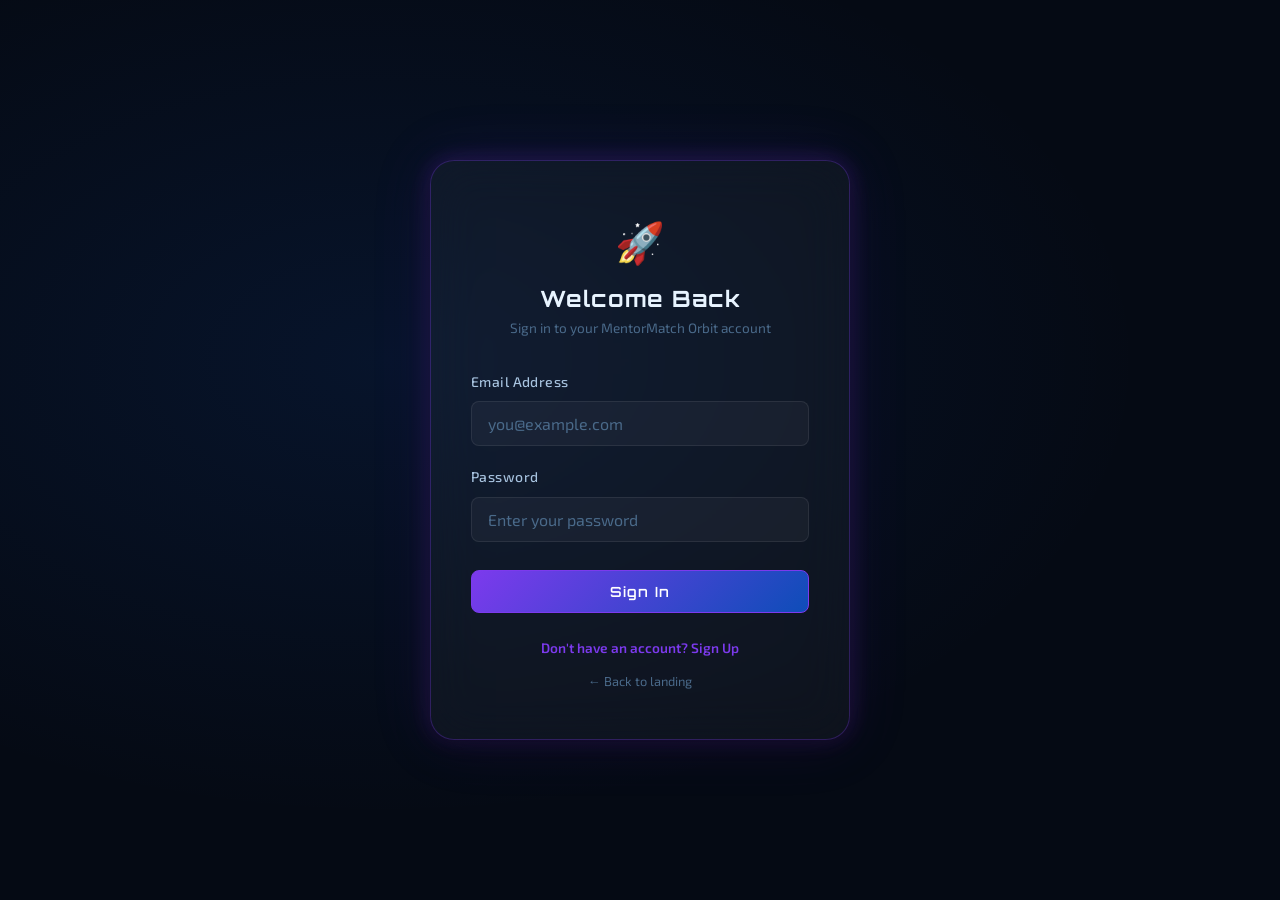
<file: login.html>
<!DOCTYPE html>
<html lang="en">
<head>
  <meta charset="UTF-8"/>
  <meta name="viewport" content="width=device-width, initial-scale=1.0"/>
  <title>Login — MentorMatch Orbit</title>
  <meta name="description" content="Login to your MentorMatch Orbit account."/>
  <link rel="preconnect" href="https://fonts.googleapis.com"/>
  <link href="https://fonts.googleapis.com/css2?family=Orbitron:wght@400;600;700;800;900&family=Exo+2:wght@300;400;500;600;700&display=swap" rel="stylesheet"/>
  <link rel="stylesheet" href="styles/global.css"/>
  <link rel="stylesheet" href="styles/animations.css"/>
  <link rel="stylesheet" href="styles/components.css"/>
  <style>
    :root { --nebula-blue: #7c3aed; --nebula-blue-dim: rgba(124,58,237,0.15); --nebula-blue-glow: rgba(124,58,237,0.3); }
    .login-wrap {
      min-height: 100vh; display: flex;
      align-items: center; justify-content: center; padding: 24px;
      background: radial-gradient(ellipse at 30% 40%, rgba(26,108,246,0.1) 0%, transparent 60%);
    }
    .login-card {
      width: 100%; max-width: 420px;
      background: var(--glass-bg); backdrop-filter: blur(24px);
      border: 1px solid var(--nebula-blue-glow);
      border-radius: var(--radius-2xl);
      padding: 48px 40px;
      box-shadow: var(--shadow-card), var(--shadow-glow-blue);
      animation: scale-in 0.4s cubic-bezier(.34,1.56,.64,1);
    }
  </style>
</head>
<body>
<a href="#main-content" class="skip-link">Skip to main content</a>
<div id="toast-container" aria-live="polite"></div>

<!-- ── LOGIN SCREEN ── -->
<div class="login-wrap">
  <div class="login-card" role="main">
    <div style="text-align:center;margin-bottom:32px">
      <div style="font-size:2.5rem;margin-bottom:12px">🚀</div>
      <h1 style="font-size:1.4rem;color:var(--stellar-white);margin-bottom:4px">Welcome Back</h1>
      <p style="font-size:.85rem;color:var(--stellar-muted)">Sign in to your MentorMatch Orbit account</p>
    </div>
    <div id="login-error" style="background:rgba(255,69,96,.1);border:1px solid rgba(255,69,96,.3);
      border-radius:8px;padding:10px 14px;color:var(--danger-red);font-size:.85rem;
      margin-bottom:16px;display:none" role="alert"></div>
    <div class="form-group">
      <label for="user-email">Email Address</label>
      <input type="email" id="user-email" placeholder="you@example.com" autocomplete="username" aria-required="true"/>
    </div>
    <div class="form-group">
      <label for="user-pass">Password</label>
      <input type="password" id="user-pass" placeholder="Enter your password" autocomplete="current-password" aria-required="true"/>
    </div>
    <button class="btn btn-primary w-full" id="login-btn" style="margin-top:8px">
      Sign In
    </button>
    <div style="text-align:center;margin-top:24px;display:flex;flex-direction:column;gap:12px;">
      <a href="register.html" style="font-size:.85rem;color:var(--nebula-blue);font-weight:600">Don't have an account? Sign Up</a>
      <a href="index.html" style="font-size:.8rem;color:var(--stellar-muted)">← Back to landing</a>
    </div>
  </div>
</div>

<script type="module">
import { login, requireAuth } from './js/auth.js';
import { seedDemoData, getSession } from './js/store.js';
import { showToast } from './js/ui.js';

await seedDemoData();

// If already logged in, go to dashboard
if (getSession()) {
  window.location.href = 'dashboard.html';
}

document.getElementById('login-btn').addEventListener('click', () => {
  const email = document.getElementById('user-email').value.trim();
  const pass  = document.getElementById('user-pass').value.trim();
  const errEl = document.getElementById('login-error');
  
  if (!email) {
    errEl.textContent = 'Please enter your email.';
    errEl.style.display = 'block';
    return;
  }

  const result = login(email, pass);
  if (result.success) {
    errEl.style.display = 'none';
    showToast('Welcome Back', 'Logging you in...', 'success', 2000);
    setTimeout(() => {
      window.location.href = 'dashboard.html';
    }, 1000);
  } else {
    errEl.textContent = result.error || 'Invalid email or password.';
    errEl.style.display = 'block';
  }
});

// Enter key on password
document.getElementById('user-pass').addEventListener('keydown', e => {
  if (e.key === 'Enter') document.getElementById('login-btn').click();
});
</script>
</body>
</html>
</file>
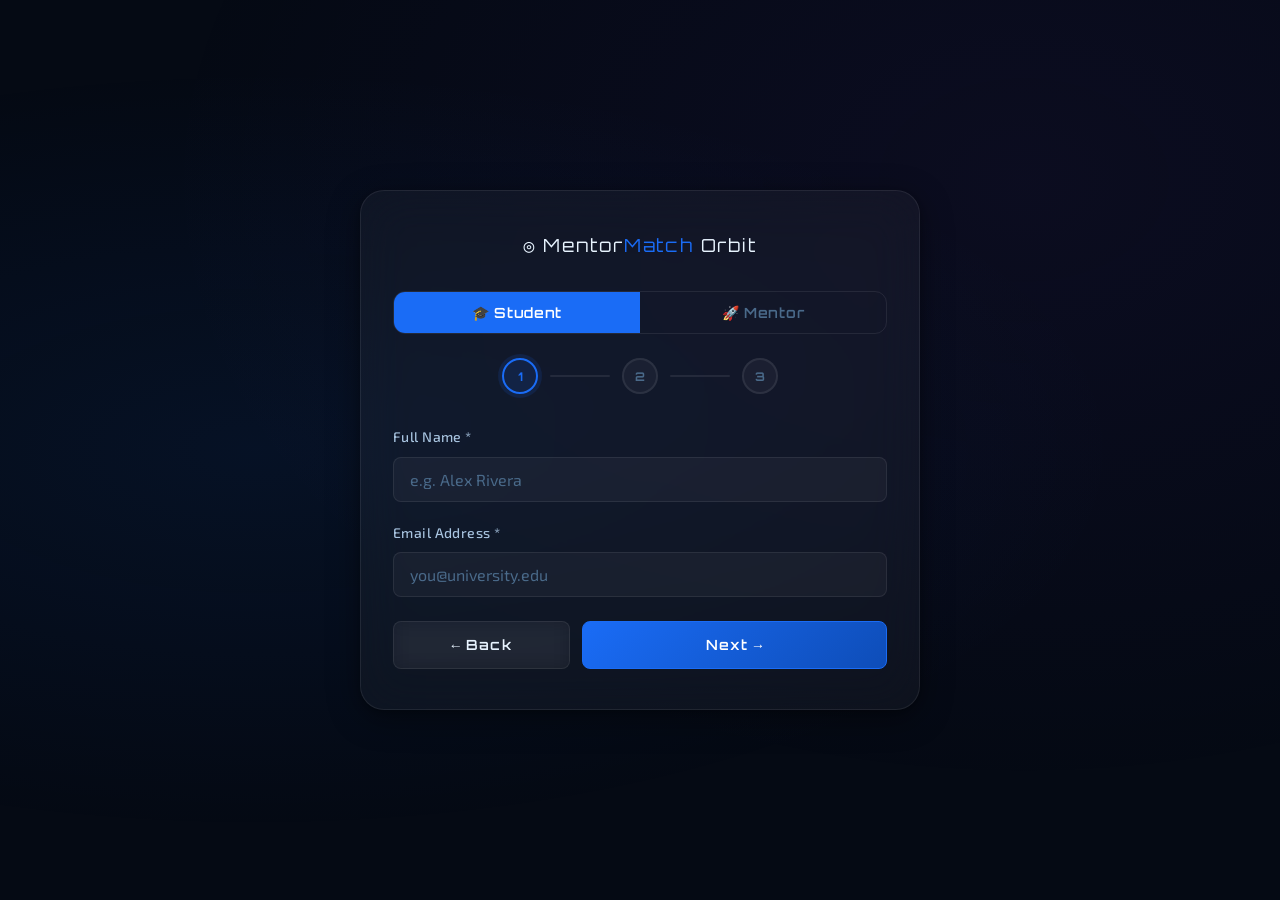
<file: register.html>
<!DOCTYPE html>
<html lang="en">
<head>
  <meta charset="UTF-8"/>
  <meta name="viewport" content="width=device-width, initial-scale=1.0"/>
  <title>Register — MentorMatch Orbit</title>
  <meta name="description" content="Create your student or mentor profile on MentorMatch Orbit."/>
  <link rel="preconnect" href="https://fonts.googleapis.com"/>
  <link href="https://fonts.googleapis.com/css2?family=Orbitron:wght@400;600;700;800;900&family=Exo+2:wght@300;400;500;600;700&display=swap" rel="stylesheet"/>
  <link rel="stylesheet" href="styles/global.css"/>
  <link rel="stylesheet" href="styles/animations.css"/>
  <link rel="stylesheet" href="styles/components.css"/>
  <style>
    body { background: var(--void-black); }
    .reg-bg {
      position: fixed; inset: 0;
      background: radial-gradient(ellipse at 20% 50%, rgba(26,108,246,0.08) 0%, transparent 60%),
                  radial-gradient(ellipse at 80% 20%, rgba(124,58,237,0.06) 0%, transparent 60%);
      pointer-events: none; z-index: 0;
    }
    .reg-wrap {
      position: relative; z-index: 1;
      min-height: 100vh;
      display: flex; flex-direction: column;
      align-items: center; justify-content: center;
      padding: var(--space-8) var(--space-4);
    }
    .reg-card {
      width: 100%; max-width: 560px;
      background: var(--glass-bg);
      backdrop-filter: blur(24px);
      border: 1px solid var(--glass-border);
      border-radius: var(--radius-2xl);
      padding: var(--space-10) var(--space-8);
      box-shadow: var(--shadow-card);
      animation: scale-in 0.4s cubic-bezier(.34,1.56,.64,1);
    }
    .reg-logo {
      font-family: var(--font-heading);
      font-size: var(--text-lg);
      color: var(--stellar-white);
      text-align: center;
      margin-bottom: var(--space-8);
      letter-spacing: 0.1em;
    }
    .reg-logo span { color: var(--nebula-blue); }

    /* Step indicator */
    .step-indicator {
      display: flex; align-items: center; justify-content: center;
      gap: var(--space-3); margin-bottom: var(--space-8);
    }
    .step-dot {
      width: 36px; height: 36px;
      border-radius: 50%;
      display: flex; align-items: center; justify-content: center;
      font-family: var(--font-heading);
      font-size: var(--text-xs); font-weight: 700;
      border: 2px solid var(--glass-border);
      color: var(--stellar-muted);
      background: var(--glass-bg);
      transition: all var(--transition-bounce);
      position: relative; z-index: 1;
    }
    .step-dot.done {
      background: var(--aurora-green); border-color: var(--aurora-green);
      color: var(--void-black);
    }
    .step-dot.active {
      border-color: var(--nebula-blue); color: var(--nebula-blue);
      background: var(--nebula-blue-dim);
      box-shadow: 0 0 0 4px var(--nebula-blue-dim);
    }
    .step-line {
      flex: 1; height: 2px; background: var(--glass-border);
      border-radius: var(--radius-full); max-width: 60px;
      transition: background var(--transition-base);
    }
    .step-line.done { background: var(--aurora-green); }

    /* Role toggle */
    .role-toggle {
      display: flex; gap: 0; margin-bottom: var(--space-6);
      border: 1px solid var(--glass-border);
      border-radius: var(--radius-lg); overflow: hidden;
    }
    .role-btn {
      flex: 1; padding: var(--space-3);
      font-family: var(--font-heading); font-size: var(--text-sm);
      font-weight: 600; letter-spacing: 0.05em;
      border: none; background: transparent;
      color: var(--stellar-muted); cursor: pointer;
      transition: all var(--transition-fast);
    }
    .role-btn.active {
      background: var(--nebula-blue); color: #fff;
    }

    /* Multi-select tag chips */
    .tag-grid {
      display: flex; flex-wrap: wrap; gap: var(--space-2); margin-top: var(--space-2);
    }
    .tag-chip {
      padding: 5px 12px;
      background: var(--glass-bg); border: 1px solid var(--glass-border);
      border-radius: var(--radius-full); font-size: var(--text-xs);
      color: var(--stellar-dim); cursor: pointer; user-select: none;
      transition: all var(--transition-fast);
    }
    .tag-chip:hover { border-color: var(--nebula-blue); color: var(--nebula-blue); }
    .tag-chip.selected {
      background: var(--nebula-blue-dim); border-color: var(--nebula-blue);
      color: var(--nebula-blue);
    }
    .tag-chip.selected::before { content: '✓ '; }

    /* Step panels */
    .step-panel { display: none; }
    .step-panel.active { display: block; animation: step-slide-in 0.35s ease; }

    /* Nav buttons */
    .reg-nav {
      display: flex; gap: var(--space-3); margin-top: var(--space-6);
    }
    .step-error-msg {
      background: rgba(255,69,96,0.1); border: 1px solid rgba(255,69,96,0.3);
      border-radius: var(--radius-md); padding: var(--space-3) var(--space-4);
      color: var(--danger-red); font-size: var(--text-sm); margin-bottom: var(--space-4);
      display: none;
    }
    .step-error-msg.visible { display: block; animation: fade-up 0.3s ease; }

    /* Custom select */
    select {
      background: var(--glass-bg);
      border: 1px solid var(--glass-border);
      color: var(--stellar-white);
      padding: var(--space-3) var(--space-4);
      border-radius: var(--radius-md);
      width: 100%;
      appearance: none;
      cursor: pointer;
    }
    select:focus {
      outline: none;
      border-color: var(--nebula-blue);
      box-shadow: 0 0 0 3px var(--nebula-blue-dim);
    }

    /* Skills input */
    .skills-input-wrap {
      display: flex; gap: var(--space-2); align-items: center;
    }
    .skills-tags {
      display: flex; flex-wrap: wrap; gap: var(--space-2); margin-top: var(--space-2);
    }
    .skill-tag {
      display: inline-flex; align-items: center; gap: 6px;
      padding: 4px 10px; background: var(--aurora-green-dim);
      border: 1px solid var(--aurora-green-glow); border-radius: var(--radius-full);
      font-size: var(--text-xs); color: var(--aurora-green);
    }
    .skill-tag button {
      color: var(--aurora-green); font-size: 14px; line-height: 1;
      opacity: 0.7; transition: opacity var(--transition-fast);
    }
    .skill-tag button:hover { opacity: 1; }
  </style>
</head>
<body>
  <a href="#main-content" class="skip-link">Skip to main content</a>
  <div class="reg-bg" aria-hidden="true"></div>
  <div id="toast-container" aria-live="polite"></div>

  <main id="main-content" class="reg-wrap">
    <div class="reg-card" role="main">
      <div class="reg-logo">◎ Mentor<span>Match</span> Orbit</div>

      <!-- Role toggle -->
      <div class="role-toggle" role="group" aria-label="Select role">
        <button class="role-btn active" id="role-student" aria-pressed="true">🎓 Student</button>
        <button class="role-btn" id="role-mentor" aria-pressed="false">🚀 Mentor</button>
      </div>

      <!-- Step indicator -->
      <div class="step-indicator" aria-label="Registration progress">
        <div class="step-dot active" id="dot-1" aria-current="step">1</div>
        <div class="step-line" id="line-1"></div>
        <div class="step-dot" id="dot-2">2</div>
        <div class="step-line" id="line-2"></div>
        <div class="step-dot" id="dot-3">3</div>
      </div>

      <!-- Error area -->
      <div class="step-error-msg" id="step-error" role="alert"></div>

      <!-- ── STEP 1: Basic Info ── -->
      <div class="step-panel active" id="step-1">
        <div class="form-group">
          <label for="input-name">Full Name *</label>
          <input type="text" id="input-name" name="name" autocomplete="name"
            placeholder="e.g. Alex Rivera" aria-required="true" required/>
          <div class="form-error" id="err-name"></div>
        </div>
        <div class="form-group">
          <label for="input-email">Email Address *</label>
          <input type="email" id="input-email" name="email" autocomplete="email"
            placeholder="you@university.edu" aria-required="true" required/>
          <div class="form-error" id="err-email"></div>
        </div>
        <!-- Mentor extra: role + company -->
        <div id="mentor-step1-extra" style="display:none">
          <div class="form-group">
            <label for="input-jobtitle">Job Title *</label>
            <input type="text" id="input-jobtitle" placeholder="e.g. Senior ML Engineer"/>
          </div>
          <div class="form-group">
            <label for="input-company">Company *</label>
            <input type="text" id="input-company" placeholder="e.g. Google DeepMind"/>
          </div>
        </div>
        <div class="reg-nav">
          <a href="index.html" class="btn btn-secondary" style="flex:1">← Back</a>
          <button class="btn btn-primary" id="next-1" style="flex:2">Next →</button>
        </div>
      </div>

      <!-- ── STEP 2: Field & Goals ── -->
      <div class="step-panel" id="step-2">
        <!-- STUDENT view -->
        <div id="student-step2">
          <div class="form-group">
            <label for="input-field">Field of Study *</label>
            <select id="input-field" aria-required="true">
              <option value="">Select your field…</option>
              <option>Data Science</option><option>Machine Learning</option>
              <option>Web Dev</option><option>UX Design</option>
              <option>Product Management</option><option>Software Engineering</option>
              <option>Cloud Computing</option><option>Cybersecurity</option>
              <option>Business / Management</option><option>Research</option>
              <option>Other</option>
            </select>
            <div class="form-error" id="err-field"></div>
          </div>
          <div class="form-group">
            <label for="input-year">Academic Year</label>
            <select id="input-year">
              <option value="">Select year…</option>
              <option>1st Year</option><option>2nd Year</option>
              <option>3rd Year</option><option>4th Year</option>
              <option>Postgrad</option>
            </select>
          </div>
          <div class="form-group">
            <label>Career Goals * <span style="color:var(--stellar-muted);font-size:.75rem">(select at least 2)</span></label>
            <div class="tag-grid" id="goals-grid" role="group" aria-label="Career goals"></div>
            <div class="form-error" id="err-goals"></div>
          </div>
          <div class="form-group">
            <label>Skills I Want to Learn</label>
            <div class="skills-input-wrap">
              <input type="text" id="skill-input" placeholder="Type a skill + Enter" style="flex:1"/>
              <button class="btn btn-secondary btn-sm" id="skill-add-btn">Add</button>
            </div>
            <div class="skills-tags" id="skills-tags"></div>
          </div>
        </div>

        <!-- MENTOR view -->
        <div id="mentor-step2" style="display:none">
          <div class="form-group">
            <label>Areas of Expertise * <span style="color:var(--stellar-muted);font-size:.75rem">(select at least 2)</span></label>
            <div class="tag-grid" id="expertise-grid" role="group" aria-label="Expertise areas"></div>
            <div class="form-error" id="err-expertise"></div>
          </div>
          <div class="form-group">
            <label for="input-yrsexp">Years of Experience *</label>
            <input type="number" id="input-yrsexp" min="1" max="40" placeholder="e.g. 5" aria-required="true"/>
          </div>
          <div class="form-group">
            <label>Mentoring Styles Offered * <span style="color:var(--stellar-muted);font-size:.75rem">(select at least 1)</span></label>
            <div class="tag-grid" id="mstyle-grid" role="group" aria-label="Mentoring styles"></div>
            <div class="form-error" id="err-mstyle"></div>
          </div>
          <div class="form-group">
            <label for="input-capacity">Max Simultaneous Mentees</label>
            <input type="number" id="input-capacity" min="1" max="20" value="3" placeholder="3"/>
          </div>
        </div>

        <div class="reg-nav">
          <button class="btn btn-secondary" id="back-2" style="flex:1">← Back</button>
          <button class="btn btn-primary"   id="next-2" style="flex:2">Next →</button>
        </div>
      </div>

      <!-- ── STEP 3: Availability & Bio ── -->
      <div class="step-panel" id="step-3">
        <div class="form-group">
          <label for="input-tz">Timezone *</label>
          <select id="input-tz" aria-required="true"><option value="">Select timezone…</option></select>
          <div class="form-error" id="err-tz"></div>
        </div>
        <div class="form-group">
          <label>Weekly Availability *</label>
          <div style="display:flex;flex-direction:column;gap:8px;margin-top:8px" role="radiogroup" aria-label="Weekly availability">
            <label style="display:flex;align-items:center;gap:10px;cursor:pointer;color:var(--stellar-dim)">
              <input type="radio" name="avail" value="2"  style="accent-color:var(--nebula-blue);width:16px;height:16px"/> 1–2 hours / week
            </label>
            <label style="display:flex;align-items:center;gap:10px;cursor:pointer;color:var(--stellar-dim)">
              <input type="radio" name="avail" value="5"  style="accent-color:var(--nebula-blue);width:16px;height:16px"/> 3–5 hours / week
            </label>
            <label style="display:flex;align-items:center;gap:10px;cursor:pointer;color:var(--stellar-dim)">
              <input type="radio" name="avail" value="10" style="accent-color:var(--nebula-blue);width:16px;height:16px"/> 5+ hours / week
            </label>
          </div>
          <div class="form-error" id="err-avail"></div>
        </div>
        <!-- Student only: preferred style -->
        <div class="form-group" id="pref-style-group">
          <label for="input-style">Preferred Mentoring Style *</label>
          <select id="input-style" aria-required="true">
            <option value="">Select style…</option>
            <option value="1:1">1:1 Sessions</option>
            <option value="async">Async (messages/email)</option>
            <option value="project">Project-based</option>
            <option value="group">Group sessions</option>
          </select>
          <div class="form-error" id="err-style"></div>
        </div>
        <div class="form-group">
          <label for="input-bio">Short Bio * <span style="color:var(--stellar-muted);font-size:.75rem">(50–300 chars)</span></label>
          <textarea id="input-bio" rows="4" placeholder="Tell mentors about yourself, your goals, and what you're excited to learn…" aria-required="true" style="resize:vertical"></textarea>
          <div class="char-counter" id="bio-counter">0 / 300</div>
          <div class="form-error" id="err-bio"></div>
        </div>
        <div class="reg-nav">
          <button class="btn btn-secondary" id="back-3" style="flex:1">← Back</button>
          <button class="btn btn-green" id="submit-btn" style="flex:2">🚀 Launch Profile!</button>
        </div>
      </div>

    </div><!-- /reg-card -->
  </main>

  <script type="module">
    import { TIMEZONES } from './js/utils.js';
    import { validateEmail, validateText, validateMultiSelect, showFieldError, attachCharCounter } from './js/validation.js';
    import { registerStudent, registerMentor } from './js/auth.js';
    import { emailExists } from './js/store.js';
    import { showToast } from './js/ui.js';
    import { seedDemoData } from './js/store.js';

    await seedDemoData();

    // ── State ──
    let role    = 'student';
    let step    = 1;
    const data  = {};
    let selectedGoals    = [];
    let skillsWanted     = [];
    let selectedExpertise= [];
    let selectedMStyles  = [];

    const GOALS = ['ML Engineer','Product Manager','Research Scientist','Startup Founder',
      'UX Designer','Data Analyst','Software Engineer','Cloud Architect',
      'Cybersecurity Expert','Full-Stack Developer','AI Researcher'];
    const EXPERTISE_OPTS = ['Machine Learning','Python','TensorFlow','Data Science','Web Dev',
      'JavaScript','React','Node.js','UX Design','Figma','Product Management','Agile',
      'System Design','Cloud Computing','Kubernetes','NLP','Research','Statistics',
      'SQL','Startup Founder','Fundraising','Go-to-market','Business Strategy','DevOps'];
    const MSTYLE_OPTS = ['1:1','async','project','group','flexible'];

    // Pre-fill role from URL
    const urlRole = new URLSearchParams(location.search).get('role');
    if (urlRole === 'mentor') switchRole('mentor');

    // ── Timezone populate ──
    const tzSel = document.getElementById('input-tz');
    TIMEZONES.forEach(tz => {
      const opt = document.createElement('option');
      opt.value = opt.textContent = tz;
      tzSel.appendChild(opt);
    });

    // ── Build chip grids ──
    buildTagGrid('goals-grid', GOALS, selectedGoals);
    buildTagGrid('expertise-grid', EXPERTISE_OPTS, selectedExpertise);
    buildTagGrid('mstyle-grid', MSTYLE_OPTS, selectedMStyles);

    function buildTagGrid(containerId, items, selectedArr) {
      const grid = document.getElementById(containerId);
      if (!grid) return;
      grid.innerHTML = '';
      items.forEach(item => {
        const chip = document.createElement('button');
        chip.type = 'button';
        chip.className = 'tag-chip' + (selectedArr.includes(item) ? ' selected' : '');
        chip.textContent = item;
        chip.setAttribute('aria-pressed', selectedArr.includes(item));
        chip.addEventListener('click', () => {
          const idx = selectedArr.indexOf(item);
          if (idx >= 0) { selectedArr.splice(idx, 1); chip.classList.remove('selected'); chip.setAttribute('aria-pressed','false'); }
          else          { selectedArr.push(item);    chip.classList.add('selected');    chip.setAttribute('aria-pressed','true'); }
        });
        grid.appendChild(chip);
      });
    }

    // ── Skills tag input ──
    const skillInput  = document.getElementById('skill-input');
    const skillAddBtn = document.getElementById('skill-add-btn');
    const skillsTags  = document.getElementById('skills-tags');

    function addSkill(val) {
      const s = val.trim();
      if (!s || skillsWanted.includes(s)) return;
      skillsWanted.push(s);
      renderSkillTags();
    }
    function renderSkillTags() {
      if (!skillsTags) return;
      skillsTags.innerHTML = '';
      skillsWanted.forEach((sk, i) => {
        const tag = document.createElement('span');
        tag.className = 'skill-tag';
        tag.innerHTML = `${sk}<button type="button" aria-label="Remove ${sk}">×</button>`;
        tag.querySelector('button').addEventListener('click', () => {
          skillsWanted.splice(i,1); renderSkillTags();
        });
        skillsTags.appendChild(tag);
      });
    }
    skillAddBtn?.addEventListener('click', () => { addSkill(skillInput.value); skillInput.value = ''; });
    skillInput?.addEventListener('keydown', e => { if (e.key==='Enter'){e.preventDefault(); addSkill(skillInput.value); skillInput.value='';} });

    // ── Bio char counter ──
    attachCharCounter(document.getElementById('input-bio'), 50, 300, document.getElementById('bio-counter'));

    // ── Role toggle ──
    document.getElementById('role-student').addEventListener('click', () => switchRole('student'));
    document.getElementById('role-mentor').addEventListener('click',  () => switchRole('mentor'));

    function switchRole(r) {
      role = r;
      document.getElementById('role-student').classList.toggle('active', r==='student');
      document.getElementById('role-student').setAttribute('aria-pressed', r==='student');
      document.getElementById('role-mentor').classList.toggle('active', r==='mentor');
      document.getElementById('role-mentor').setAttribute('aria-pressed', r==='mentor');
      document.getElementById('mentor-step1-extra').style.display = r==='mentor' ? 'block' : 'none';
      document.getElementById('student-step2').style.display      = r==='student'? 'block' : 'none';
      document.getElementById('mentor-step2').style.display       = r==='mentor' ? 'block' : 'none';
      document.getElementById('pref-style-group').style.display   = r==='student'? 'block' : 'none';
    }

    // ── Step navigation ──
    function showStep(n) {
      document.querySelectorAll('.step-panel').forEach(p => p.classList.remove('active'));
      document.getElementById(`step-${n}`).classList.add('active');
      const dots  = [1,2,3];
      dots.forEach(i => {
        const dot  = document.getElementById(`dot-${i}`);
        const line = document.getElementById(`line-${i}`);
        dot.className  = 'step-dot' + (i<n?' done': i===n?' active':'');
        if (i < n) dot.textContent = '✓';
        else if (i === n) dot.textContent = i;
        else dot.textContent = i;
        if (line) line.classList.toggle('done', i < n);
      });
      step = n;
      clearError();
    }

    function showError(msg) {
      const el = document.getElementById('step-error');
      el.textContent = msg; el.classList.add('visible');
    }
    function clearError() {
      const el = document.getElementById('step-error');
      el.textContent = ''; el.classList.remove('visible');
    }

    // Next / Back buttons
    document.getElementById('next-1')?.addEventListener('click', () => {
      const name  = document.getElementById('input-name').value;
      const email = document.getElementById('input-email').value;
      const errs  = [];
      const nv = validateText(name,'Name',2,80); if(!nv.valid) errs.push(nv.message);
      const ev = validateEmail(email); if(!ev.valid) errs.push(ev.message);
      else if(emailExists(email)) errs.push('This email is already registered.');
      if(role==='mentor'){
        if(!document.getElementById('input-jobtitle').value.trim()) errs.push('Job title is required.');
        if(!document.getElementById('input-company').value.trim())  errs.push('Company is required.');
      }
      if(errs.length){ showError(errs[0]); return; }
      data.name=name.trim(); data.email=email.trim().toLowerCase();
      if(role==='mentor'){
        data.jobTitle=document.getElementById('input-jobtitle').value.trim();
        data.company =document.getElementById('input-company').value.trim();
      }
      showStep(2);
    });

    document.getElementById('back-2')?.addEventListener('click', () => showStep(1));
    document.getElementById('next-2')?.addEventListener('click', () => {
      const errs = [];
      if(role==='student'){
        data.field = document.getElementById('input-field').value;
        data.year  = document.getElementById('input-year').value;
        if(!data.field) errs.push('Please select a field of study.');
        if(selectedGoals.length < 2) errs.push('Please select at least 2 career goals.');
        data.goals = [...selectedGoals];
        data.skillsWanted = [...skillsWanted];
      } else {
        if(selectedExpertise.length < 2) errs.push('Please select at least 2 expertise areas.');
        const yrs = parseInt(document.getElementById('input-yrsexp').value);
        if(!yrs || yrs < 1) errs.push('Years of experience is required.');
        if(selectedMStyles.length < 1) errs.push('Please select at least 1 mentoring style.');
        data.expertise     = [...selectedExpertise];
        data.yearsExp      = yrs;
        data.mentoringStyle= [...selectedMStyles];
        data.capacity      = parseInt(document.getElementById('input-capacity').value)||3;
      }
      if(errs.length){ showError(errs[0]); return; }
      showStep(3);
    });

    document.getElementById('back-3')?.addEventListener('click', () => showStep(2));
    document.getElementById('submit-btn')?.addEventListener('click', async () => {
      const tz    = document.getElementById('input-tz').value;
      const avail = document.querySelector('input[name="avail"]:checked')?.value;
      const bio   = document.getElementById('input-bio').value;
      const style = document.getElementById('input-style')?.value;
      const errs  = [];
      if(!tz)   errs.push('Please select your timezone.');
      if(!avail) errs.push('Please select your weekly availability.');
      if(role==='student' && !style) errs.push('Please select a mentoring style preference.');
      const bv = validateText(bio,'Bio',50,300); if(!bv.valid) errs.push(bv.message);
      if(errs.length){ showError(errs[0]); return; }

      data.timezone        = tz;
      data.availabilityHrs = Number(avail);
      data.bio             = bio;
      if(role==='student') data.preferredStyle = style;

      const btn = document.getElementById('submit-btn');
      btn.disabled = true; btn.textContent = '⏳ Launching…';

      let result;
      if(role==='student') result = registerStudent(data);
      else                 result = registerMentor(data);

      if(result.success){
        showToast('Profile Created! 🚀','Redirecting to your dashboard…','success',3000);
        setTimeout(() => { window.location.href = 'dashboard.html?success=registered'; }, 1200);
      } else {
        showError(result.error || 'Registration failed. Please try again.');
        btn.disabled = false; btn.textContent = '🚀 Launch Profile!';
      }
    });
  </script>
</body>
</html>
</file>
<file: styles/global.css>
/* ═══════════════════════════════════════════════════════════════
   global.css — ANTIGRAVITY Design System
   MentorMatch Orbit — Zero-gravity space UI
   ═══════════════════════════════════════════════════════════════ */

/* ── Google Fonts ── */
@import url('https://fonts.googleapis.com/css2?family=Orbitron:wght@400;500;600;700;800;900&family=Exo+2:ital,wght@0,300;0,400;0,500;0,600;0,700;1,400&display=swap');

/* ── Design Tokens ── */
:root {
  /* Colors */
  --void-black:      #050a14;
  --void-black-2:    #080f1e;
  --void-black-3:    #0d1526;
  --nebula-blue:     #1a6cf6;
  --nebula-blue-dim: #1a6cf620;
  --nebula-blue-glow:#1a6cf640;
  --aurora-green:    #00f5a0;
  --aurora-green-dim:#00f5a020;
  --aurora-green-glow:#00f5a040;
  --stellar-white:   #e8f4ff;
  --stellar-dim:     #a8c4e0;
  --stellar-muted:   #4a6a8a;
  --deep-purple:     #7c3aed;
  --deep-purple-dim: #7c3aed20;
  --deep-purple-glow:#7c3aed40;
  --danger-red:      #ff4560;
  --warning-amber:   #f59e0b;
  --glass-bg:        rgba(255,255,255,0.04);
  --glass-border:    rgba(255,255,255,0.08);
  --glass-hover:     rgba(255,255,255,0.08);

  /* Typography */
  --font-heading: 'Orbitron', 'Courier New', monospace;
  --font-body:    'Exo 2', 'Arial', sans-serif;

  /* Font sizes */
  --text-xs:   0.75rem;    /* 12px */
  --text-sm:   0.875rem;   /* 14px */
  --text-base: 1rem;       /* 16px */
  --text-lg:   1.125rem;   /* 18px */
  --text-xl:   1.25rem;    /* 20px */
  --text-2xl:  1.5rem;     /* 24px */
  --text-3xl:  1.875rem;   /* 30px */
  --text-4xl:  2.25rem;    /* 36px */
  --text-5xl:  3rem;       /* 48px */
  --text-6xl:  3.75rem;    /* 60px */

  /* Spacing */
  --space-1:   0.25rem;
  --space-2:   0.5rem;
  --space-3:   0.75rem;
  --space-4:   1rem;
  --space-5:   1.25rem;
  --space-6:   1.5rem;
  --space-8:   2rem;
  --space-10:  2.5rem;
  --space-12:  3rem;
  --space-16:  4rem;
  --space-20:  5rem;
  --space-24:  6rem;

  /* Border radius */
  --radius-sm:  4px;
  --radius-md:  8px;
  --radius-lg:  12px;
  --radius-xl:  16px;
  --radius-2xl: 24px;
  --radius-full: 9999px;

  /* Shadows */
  --shadow-glow-blue:   0 0 20px var(--nebula-blue-glow), 0 0 60px var(--nebula-blue-dim);
  --shadow-glow-green:  0 0 20px var(--aurora-green-glow), 0 0 60px var(--aurora-green-dim);
  --shadow-glow-purple: 0 0 20px var(--deep-purple-glow), 0 0 60px var(--deep-purple-dim);
  --shadow-card:        0 8px 32px rgba(0,0,0,0.4), 0 2px 8px rgba(0,0,0,0.2);
  --shadow-card-hover:  0 20px 60px rgba(0,0,0,0.6), 0 0 40px var(--nebula-blue-dim);

  /* Transitions */
  --transition-fast:   0.15s cubic-bezier(.4,0,.2,1);
  --transition-base:   0.25s cubic-bezier(.4,0,.2,1);
  --transition-slow:   0.45s cubic-bezier(.4,0,.2,1);
  --transition-bounce: 0.35s cubic-bezier(.34,1.56,.64,1);

  /* Z-index layers */
  --z-base:    1;
  --z-dropdown:10;
  --z-sidebar: 20;
  --z-modal:   50;
  --z-overlay: 49;
  --z-toast:   100;
}

/* ── CSS Reset ── */
*, *::before, *::after {
  box-sizing: border-box;
  margin: 0;
  padding: 0;
}

html {
  scroll-behavior: smooth;
  -webkit-text-size-adjust: 100%;
  tab-size: 4;
}

body {
  font-family: var(--font-body);
  font-size: var(--text-base);
  line-height: 1.6;
  color: var(--stellar-white);
  background-color: var(--void-black);
  min-height: 100vh;
  overflow-x: hidden;
  -webkit-font-smoothing: antialiased;
  -moz-osx-font-smoothing: grayscale;
}

/* ── Skip-to-content (Accessibility) ── */
.skip-link {
  position: absolute;
  top: -100%;
  left: var(--space-4);
  background: var(--nebula-blue);
  color: var(--stellar-white);
  padding: var(--space-2) var(--space-4);
  border-radius: var(--radius-md);
  font-family: var(--font-body);
  font-weight: 600;
  z-index: var(--z-toast);
  transition: top var(--transition-fast);
  text-decoration: none;
}
.skip-link:focus {
  top: var(--space-4);
}

/* ── Typography ── */
h1, h2, h3, h4, h5, h6 {
  font-family: var(--font-heading);
  font-weight: 700;
  line-height: 1.2;
  letter-spacing: 0.05em;
  color: var(--stellar-white);
}

h1 { font-size: var(--text-4xl); }
h2 { font-size: var(--text-3xl); }
h3 { font-size: var(--text-2xl); }
h4 { font-size: var(--text-xl); }
h5 { font-size: var(--text-lg); }
h6 { font-size: var(--text-base); }

p {
  color: var(--stellar-dim);
  line-height: 1.7;
}

a {
  color: var(--nebula-blue);
  text-decoration: none;
  transition: color var(--transition-fast);
}
a:hover { color: var(--aurora-green); }
a:focus-visible {
  outline: 2px solid var(--nebula-blue);
  outline-offset: 3px;
  border-radius: var(--radius-sm);
}

ul, ol { list-style: none; }

img, video, canvas { display: block; max-width: 100%; }

button, input, select, textarea {
  font-family: inherit;
  font-size: inherit;
}

button {
  cursor: pointer;
  border: none;
  background: none;
}
button:focus-visible {
  outline: 2px solid var(--nebula-blue);
  outline-offset: 3px;
}

input, select, textarea {
  background: var(--glass-bg);
  border: 1px solid var(--glass-border);
  color: var(--stellar-white);
  border-radius: var(--radius-md);
  padding: var(--space-3) var(--space-4);
  transition: border-color var(--transition-fast), box-shadow var(--transition-fast);
  width: 100%;
}
input::placeholder,
textarea::placeholder {
  color: var(--stellar-muted);
}
input:focus,
select:focus,
textarea:focus {
  outline: none;
  border-color: var(--nebula-blue);
  box-shadow: 0 0 0 3px var(--nebula-blue-dim);
}
input[aria-invalid="true"],
textarea[aria-invalid="true"],
select[aria-invalid="true"] {
  border-color: var(--danger-red);
  box-shadow: 0 0 0 3px rgba(255,69,96,0.2);
}
select option {
  background: var(--void-black-3);
  color: var(--stellar-white);
}

label {
  display: block;
  font-size: var(--text-sm);
  font-weight: 500;
  color: var(--stellar-dim);
  margin-bottom: var(--space-2);
  letter-spacing: 0.03em;
}

/* ── Scrollbar ── */
::-webkit-scrollbar { width: 6px; height: 6px; }
::-webkit-scrollbar-track { background: var(--void-black-2); }
::-webkit-scrollbar-thumb {
  background: var(--stellar-muted);
  border-radius: var(--radius-full);
}
::-webkit-scrollbar-thumb:hover { background: var(--nebula-blue); }

/* ── Selection ── */
::selection {
  background: var(--nebula-blue-glow);
  color: var(--stellar-white);
}

/* ── Layout Utilities ── */
.container {
  width: 100%;
  max-width: 1400px;
  margin: 0 auto;
  padding: 0 var(--space-6);
}

.flex       { display: flex; }
.flex-col   { flex-direction: column; }
.items-center  { align-items: center; }
.justify-between { justify-content: space-between; }
.justify-center  { justify-content: center; }
.gap-2  { gap: var(--space-2); }
.gap-3  { gap: var(--space-3); }
.gap-4  { gap: var(--space-4); }
.gap-6  { gap: var(--space-6); }
.gap-8  { gap: var(--space-8); }

.grid { display: grid; }

.text-center { text-align: center; }
.text-right  { text-align: right; }

.w-full  { width: 100%; }
.h-full  { height: 100%; }
.hidden  { display: none !important; }
.sr-only {
  position: absolute;
  width: 1px; height: 1px;
  padding: 0; margin: -1px;
  overflow: hidden; clip: rect(0,0,0,0);
  white-space: nowrap; border: 0;
}

/* ── Glass Panel ── */
.glass {
  background: var(--glass-bg);
  backdrop-filter: blur(20px);
  -webkit-backdrop-filter: blur(20px);
  border: 1px solid var(--glass-border);
  border-radius: var(--radius-xl);
}

/* ── Divider ── */
.divider {
  height: 1px;
  background: linear-gradient(90deg, transparent, var(--glass-border), transparent);
  margin: var(--space-6) 0;
}

/* ── Badge ── */
.badge {
  display: inline-flex;
  align-items: center;
  gap: var(--space-1);
  padding: var(--space-1) var(--space-3);
  border-radius: var(--radius-full);
  font-size: var(--text-xs);
  font-weight: 600;
  letter-spacing: 0.05em;
  text-transform: uppercase;
}
.badge-blue   { background: var(--nebula-blue-dim); color: var(--nebula-blue); border: 1px solid var(--nebula-blue-glow); }
.badge-green  { background: var(--aurora-green-dim); color: var(--aurora-green); border: 1px solid var(--aurora-green-glow); }
.badge-purple { background: var(--deep-purple-dim); color: var(--deep-purple); border: 1px solid var(--deep-purple-glow); }
.badge-red    { background: rgba(255,69,96,0.15); color: var(--danger-red); border: 1px solid rgba(255,69,96,0.3); }
.badge-amber  { background: rgba(245,158,11,0.15); color: var(--warning-amber); border: 1px solid rgba(245,158,11,0.3); }

/* ── Chip / Tag ── */
.chip {
  display: inline-flex;
  align-items: center;
  gap: var(--space-1);
  padding: 2px var(--space-3);
  background: var(--glass-bg);
  border: 1px solid var(--glass-border);
  border-radius: var(--radius-full);
  font-size: var(--text-xs);
  color: var(--stellar-dim);
  transition: all var(--transition-fast);
  cursor: pointer;
  user-select: none;
}
.chip:hover, .chip.active {
  background: var(--nebula-blue-dim);
  border-color: var(--nebula-blue);
  color: var(--nebula-blue);
}
.chip.highlight {
  background: var(--aurora-green-dim);
  border-color: var(--aurora-green);
  color: var(--aurora-green);
}

/* ── Avatar ── */
.avatar {
  width: 48px; height: 48px;
  border-radius: var(--radius-full);
  display: flex; align-items: center; justify-content: center;
  font-family: var(--font-heading);
  font-weight: 700;
  font-size: var(--text-sm);
  color: var(--stellar-white);
  flex-shrink: 0;
  position: relative;
}
.avatar-lg { width: 72px; height: 72px; font-size: var(--text-xl); }
.avatar-xl { width: 96px; height: 96px; font-size: var(--text-2xl); }

/* ── Status Dot ── */
.status-dot {
  width: 10px; height: 10px;
  border-radius: var(--radius-full);
  border: 2px solid var(--void-black);
  flex-shrink: 0;
}
.status-online  { background: var(--aurora-green); }
.status-away    { background: var(--warning-amber); }
.status-offline { background: var(--stellar-muted); }

/* ── Progress Bar ── */
.progress-track {
  height: 4px;
  background: var(--glass-border);
  border-radius: var(--radius-full);
  overflow: hidden;
}
.progress-fill {
  height: 100%;
  border-radius: var(--radius-full);
  background: linear-gradient(90deg, var(--nebula-blue), var(--aurora-green));
  transition: width 0.8s cubic-bezier(.4,0,.2,1);
}

/* ── Notification Bell ── */
.notif-bell {
  position: relative;
  display: inline-flex;
  align-items: center;
  justify-content: center;
  width: 40px; height: 40px;
  border-radius: var(--radius-full);
  background: var(--glass-bg);
  border: 1px solid var(--glass-border);
  color: var(--stellar-dim);
  transition: all var(--transition-fast);
  cursor: pointer;
}
.notif-bell:hover {
  color: var(--stellar-white);
  border-color: var(--nebula-blue);
  box-shadow: var(--shadow-glow-blue);
}
.notif-count {
  position: absolute;
  top: -4px; right: -4px;
  min-width: 18px; height: 18px;
  background: var(--danger-red);
  color: #fff;
  border-radius: var(--radius-full);
  font-size: 10px;
  font-weight: 700;
  display: flex; align-items: center; justify-content: center;
  padding: 0 4px;
  border: 2px solid var(--void-black);
}

/* ── Toast Container ── */
#toast-container {
  position: fixed;
  bottom: var(--space-6);
  right: var(--space-6);
  z-index: var(--z-toast);
  display: flex;
  flex-direction: column;
  gap: var(--space-3);
  pointer-events: none;
}

/* ── Site Header ── */
.site-header {
  position: fixed;
  top: 0; left: 0; right: 0;
  height: 64px;
  z-index: var(--z-sidebar);
  background: rgba(5,10,20,0.8);
  backdrop-filter: blur(20px);
  border-bottom: 1px solid var(--glass-border);
  display: flex;
  align-items: center;
  padding: 0 var(--space-6);
  gap: var(--space-4);
}

.logo {
  font-family: var(--font-heading);
  font-weight: 900;
  font-size: var(--text-xl);
  color: var(--stellar-white);
  text-decoration: none;
  display: flex;
  align-items: center;
  gap: var(--space-2);
  letter-spacing: 0.1em;
}
.logo span { color: var(--nebula-blue); }

.site-nav {
  display: flex;
  align-items: center;
  gap: var(--space-2);
  margin-left: auto;
}
.nav-link {
  padding: var(--space-2) var(--space-4);
  border-radius: var(--radius-md);
  color: var(--stellar-dim);
  font-size: var(--text-sm);
  font-weight: 500;
  transition: all var(--transition-fast);
  text-decoration: none;
}
.nav-link:hover, .nav-link.active {
  color: var(--stellar-white);
  background: var(--glass-bg);
}
.nav-link.active { color: var(--nebula-blue); }

/* ── Page Wrapper (with fixed header) ── */
.page-wrapper {
  padding-top: 64px;
  min-height: 100vh;
}

/* ── Form Group ── */
.form-group { margin-bottom: var(--space-5); }
.form-hint {
  font-size: var(--text-xs);
  color: var(--stellar-muted);
  margin-top: var(--space-1);
}
.form-error {
  font-size: var(--text-xs);
  color: var(--danger-red);
  margin-top: var(--space-1);
  display: none;
}
.form-error.visible { display: block; }
.char-counter {
  font-size: var(--text-xs);
  color: var(--stellar-muted);
  text-align: right;
  margin-top: var(--space-1);
}
.char-counter.ok    { color: var(--aurora-green); }
.char-counter.warn  { color: var(--warning-amber); }
.char-counter.error { color: var(--danger-red); }

/* ── Responsive Breakpoints ── */
@media (max-width: 1200px) {
  .container { padding: 0 var(--space-4); }
  h1 { font-size: var(--text-3xl); }
}

@media (max-width: 768px) {
  h1 { font-size: var(--text-2xl); }
  h2 { font-size: var(--text-xl); }
  .site-header { padding: 0 var(--space-4); }
}

@media (max-width: 480px) {
  h1 { font-size: var(--text-xl); }
  .container { padding: 0 var(--space-3); }
}
</file>
<file: styles/animations.css>
/* ═══════════════════════════════════════════════════════════════
   animations.css — ANTIGRAVITY Keyframes & Motion System
   ═══════════════════════════════════════════════════════════════ */

/* ─────────────────────────────────────
   FLOAT / LEVITATION
   ───────────────────────────────────── */
@keyframes float {
  0%, 100% { transform: translateY(0px); }
  50%       { transform: translateY(-12px); }
}

@keyframes float-slow {
  0%, 100% { transform: translateY(0px); }
  50%       { transform: translateY(-6px); }
}

@keyframes float-fast {
  0%, 100% { transform: translateY(0px) rotate(0deg); }
  33%       { transform: translateY(-10px) rotate(1deg); }
  66%       { transform: translateY(-5px) rotate(-1deg); }
}

.float        { animation: float       4s ease-in-out infinite; }
.float-slow   { animation: float-slow  6s ease-in-out infinite; }
.float-fast   { animation: float-fast  3s ease-in-out infinite; }

/* ─────────────────────────────────────
   ORBITAL RING SPIN
   ───────────────────────────────────── */
@keyframes orbit {
  from { transform: rotate(0deg); }
  to   { transform: rotate(360deg); }
}

@keyframes orbit-reverse {
  from { transform: rotate(360deg); }
  to   { transform: rotate(0deg); }
}

@keyframes orbit-slow {
  from { transform: rotate(0deg); }
  to   { transform: rotate(360deg); }
}

.orbit-ring {
  position: absolute;
  inset: -8px;
  border-radius: 50%;
  border: 2px solid transparent;
  border-top-color: var(--nebula-blue);
  border-right-color: var(--aurora-green);
  animation: orbit 8s linear infinite;
  pointer-events: none;
}

.orbit-ring-2 {
  position: absolute;
  inset: -14px;
  border-radius: 50%;
  border: 1px solid transparent;
  border-bottom-color: var(--deep-purple);
  border-left-color: var(--nebula-blue);
  animation: orbit-reverse 12s linear infinite;
  pointer-events: none;
}

.orbit-ring-purple {
  border-top-color: var(--deep-purple);
  border-right-color: var(--nebula-blue);
}

/* ─────────────────────────────────────
   PULSE GLOW
   ───────────────────────────────────── */
@keyframes pulse-glow-blue {
  0%, 100% { box-shadow: 0 0 10px var(--nebula-blue-dim); }
  50%       { box-shadow: 0 0 30px var(--nebula-blue-glow), 0 0 60px var(--nebula-blue-dim); }
}

@keyframes pulse-glow-green {
  0%, 100% { box-shadow: 0 0 10px var(--aurora-green-dim); }
  50%       { box-shadow: 0 0 30px var(--aurora-green-glow), 0 0 60px var(--aurora-green-dim); }
}

@keyframes pulse-glow-purple {
  0%, 100% { box-shadow: 0 0 10px var(--deep-purple-dim); }
  50%       { box-shadow: 0 0 30px var(--deep-purple-glow), 0 0 60px var(--deep-purple-dim); }
}

@keyframes pulse-dot {
  0%, 100% { opacity: 1; transform: scale(1); }
  50%       { opacity: 0.5; transform: scale(1.4); }
}

.pulse-blue   { animation: pulse-glow-blue   3s ease-in-out infinite; }
.pulse-green  { animation: pulse-glow-green  3s ease-in-out infinite; }
.pulse-purple { animation: pulse-glow-purple 3s ease-in-out infinite; }
.pulse-dot    { animation: pulse-dot 1.5s ease-in-out infinite; }

/* ─────────────────────────────────────
   WARP SPEED LOADING BAR
   ───────────────────────────────────── */
@keyframes warp {
  0%   { transform: translateX(-100%); }
  100% { transform: translateX(100%); }
}

.warp-bar {
  overflow: hidden;
  position: relative;
  height: 3px;
  background: var(--glass-border);
  border-radius: var(--radius-full);
}
.warp-bar::after {
  content: '';
  position: absolute;
  top: 0; left: 0;
  width: 50%;
  height: 100%;
  background: linear-gradient(90deg, transparent, var(--nebula-blue), var(--aurora-green), transparent);
  animation: warp 1.5s ease-in-out infinite;
}

/* ─────────────────────────────────────
   STAR DRIFT (CSS fallback)
   ───────────────────────────────────── */
@keyframes star-drift {
  from { transform: translateY(0); opacity: 0.8; }
  to   { transform: translateY(100vh); opacity: 0; }
}

/* ─────────────────────────────────────
   FADE IN / SLIDE IN
   ───────────────────────────────────── */
@keyframes fade-in {
  from { opacity: 0; }
  to   { opacity: 1; }
}

@keyframes fade-up {
  from { opacity: 0; transform: translateY(20px); }
  to   { opacity: 1; transform: translateY(0); }
}

@keyframes fade-down {
  from { opacity: 0; transform: translateY(-20px); }
  to   { opacity: 1; transform: translateY(0); }
}

@keyframes slide-in-right {
  from { transform: translateX(100%); }
  to   { transform: translateX(0); }
}

@keyframes slide-out-right {
  from { transform: translateX(0); }
  to   { transform: translateX(100%); }
}

@keyframes slide-in-left {
  from { transform: translateX(-100%); }
  to   { transform: translateX(0); }
}

@keyframes scale-in {
  from { opacity: 0; transform: scale(0.8); }
  to   { opacity: 1; transform: scale(1); }
}

.fade-in    { animation: fade-in    var(--transition-base) ease forwards; }
.fade-up    { animation: fade-up    0.4s ease forwards; }
.fade-down  { animation: fade-down  0.4s ease forwards; }
.scale-in   { animation: scale-in   0.3s var(--transition-bounce) forwards; }

/* ─────────────────────────────────────
   ZERO-GRAVITY BOUNCE ON CLICK
   ───────────────────────────────────── */
@keyframes gravity-bounce {
  0%   { transform: scale(1) translateY(0); }
  30%  { transform: scale(0.95) translateY(2px); }
  60%  { transform: scale(1.05) translateY(-4px); }
  80%  { transform: scale(0.98) translateY(1px); }
  100% { transform: scale(1) translateY(0); }
}

.gravity-bounce {
  animation: gravity-bounce 0.4s cubic-bezier(.34,1.56,.64,1);
}

/* ─────────────────────────────────────
   CARD FLOAT ANIMATION (staggered)
   ───────────────────────────────────── */
.mentor-card {
  animation: fade-up 0.5s ease forwards;
  animation-fill-mode: both;
}
.mentor-card:nth-child(1)  { animation-delay: 0.05s; }
.mentor-card:nth-child(2)  { animation-delay: 0.1s; }
.mentor-card:nth-child(3)  { animation-delay: 0.15s; }
.mentor-card:nth-child(4)  { animation-delay: 0.2s; }
.mentor-card:nth-child(5)  { animation-delay: 0.25s; }
.mentor-card:nth-child(6)  { animation-delay: 0.3s; }

/* ─────────────────────────────────────
   SVG SCORE RING ANIMATION
   ───────────────────────────────────── */
@keyframes draw-ring {
  from { stroke-dashoffset: 251; }
  /* to value set dynamically via JS */
}

.score-ring-path {
  animation: draw-ring 1.2s cubic-bezier(.4,0,.2,1) forwards;
  animation-delay: 0.3s;
}

/* ─────────────────────────────────────
   TOAST ANIMATIONS
   ───────────────────────────────────── */
@keyframes toast-in {
  from { opacity: 0; transform: translateX(100%) scale(0.9); }
  to   { opacity: 1; transform: translateX(0) scale(1); }
}

@keyframes toast-out {
  from { opacity: 1; transform: translateX(0) scale(1); }
  to   { opacity: 0; transform: translateX(100%) scale(0.9); }
}

.toast-enter { animation: toast-in  0.35s cubic-bezier(.34,1.56,.64,1) forwards; }
.toast-exit  { animation: toast-out 0.25s ease forwards; }

/* ─────────────────────────────────────
   NEBULA BACKGROUND SHIMMER
   ───────────────────────────────────── */
@keyframes nebula-shift {
  0%   { background-position: 0% 50%; }
  50%  { background-position: 100% 50%; }
  100% { background-position: 0% 50%; }
}

.nebula-bg {
  background: linear-gradient(135deg,
    var(--void-black) 0%,
    #0a1628 30%,
    #0d1a3a 60%,
    var(--void-black) 100%
  );
  background-size: 400% 400%;
  animation: nebula-shift 15s ease infinite;
}

/* ─────────────────────────────────────
   STEP INDICATOR (registration)
   ───────────────────────────────────── */
@keyframes step-pulse {
  0%, 100% {
    box-shadow: 0 0 0 0 var(--nebula-blue-glow);
  }
  50% {
    box-shadow: 0 0 0 8px var(--nebula-blue-dim);
  }
}

.step-dot.active {
  animation: step-pulse 2s ease-in-out infinite;
}

/* ─────────────────────────────────────
   UNREAD MESSAGE DOT (red pulse)
   ───────────────────────────────────── */
@keyframes unread-pulse {
  0%, 100% {
    box-shadow: 0 0 0 0 rgba(255,69,96,0.6);
    transform: scale(1);
  }
  50% {
    box-shadow: 0 0 0 6px rgba(255,69,96,0);
    transform: scale(1.1);
  }
}

.unread-dot {
  width: 10px; height: 10px;
  background: var(--danger-red);
  border-radius: 50%;
  position: absolute;
  top: -3px; right: -3px;
  animation: unread-pulse 1.5s ease-in-out infinite;
}

/* ─────────────────────────────────────
   FORM STEP TRANSITIONS
   ───────────────────────────────────── */
@keyframes step-slide-in {
  from { opacity: 0; transform: translateX(40px); }
  to   { opacity: 1; transform: translateX(0); }
}

@keyframes step-slide-out {
  from { opacity: 1; transform: translateX(0); }
  to   { opacity: 0; transform: translateX(-40px); }
}

.step-active {
  animation: step-slide-in 0.35s cubic-bezier(.4,0,.2,1) forwards;
}

/* ─────────────────────────────────────
   HOVER REPEL (set by JS, CSS handles transition)
   ───────────────────────────────────── */
.repel-card {
  transition: transform 0.2s cubic-bezier(.4,0,.2,1),
              box-shadow 0.2s cubic-bezier(.4,0,.2,1);
  will-change: transform;
}

/* ─────────────────────────────────────
   AVAILABILITY BADGE PULSE
   ───────────────────────────────────── */
@keyframes avail-glow {
  0%, 100% { opacity: 1; }
  50%       { opacity: 0.6; }
}

.avail-active {
  animation: avail-glow 2s ease-in-out infinite;
}
</file>
<file: styles/components.css>
/* ═══════════════════════════════════════════════════
   components.css — Buttons, Cards, Forms, Badges
   ═══════════════════════════════════════════════════ */

/* ── Buttons ── */
.btn {
  display: inline-flex;
  align-items: center;
  justify-content: center;
  gap: var(--space-2);
  padding: var(--space-3) var(--space-6);
  border-radius: var(--radius-md);
  font-family: var(--font-heading);
  font-size: var(--text-sm);
  font-weight: 600;
  letter-spacing: 0.08em;
  cursor: pointer;
  border: 1px solid transparent;
  transition: all var(--transition-bounce);
  text-decoration: none;
  white-space: nowrap;
  position: relative;
  overflow: hidden;
  user-select: none;
}
.btn:active { animation: gravity-bounce 0.4s cubic-bezier(.34,1.56,.64,1); }

.btn-primary {
  background: linear-gradient(135deg, var(--nebula-blue), #0e4db8);
  color: #fff;
  border-color: var(--nebula-blue);
}
.btn-primary:hover {
  background: linear-gradient(135deg, #2a7cff, var(--nebula-blue));
  box-shadow: var(--shadow-glow-blue);
  transform: translateY(-2px);
}

.btn-secondary {
  background: var(--glass-bg);
  color: var(--stellar-white);
  border-color: var(--glass-border);
  backdrop-filter: blur(10px);
}
.btn-secondary:hover {
  background: var(--glass-hover);
  border-color: var(--nebula-blue);
  transform: translateY(-2px);
}

.btn-green {
  background: linear-gradient(135deg, var(--aurora-green), #00c47a);
  color: var(--void-black);
  border-color: var(--aurora-green);
  font-weight: 700;
}
.btn-green:hover {
  box-shadow: var(--shadow-glow-green);
  transform: translateY(-2px);
}

.btn-purple {
  background: linear-gradient(135deg, var(--deep-purple), #5b21b6);
  color: #fff;
  border-color: var(--deep-purple);
}
.btn-purple:hover {
  box-shadow: var(--shadow-glow-purple);
  transform: translateY(-2px);
}

.btn-danger {
  background: rgba(255,69,96,0.15);
  color: var(--danger-red);
  border-color: rgba(255,69,96,0.3);
}
.btn-danger:hover {
  background: rgba(255,69,96,0.25);
  box-shadow: 0 0 20px rgba(255,69,96,0.3);
}

.btn-sm {
  padding: var(--space-2) var(--space-4);
  font-size: var(--text-xs);
}
.btn-lg {
  padding: var(--space-4) var(--space-8);
  font-size: var(--text-base);
}
.btn-icon {
  padding: var(--space-2);
  width: 36px; height: 36px;
  border-radius: var(--radius-md);
}
.btn:disabled {
  opacity: 0.4;
  cursor: not-allowed;
  transform: none !important;
}

/* Shimmer effect on primary buttons */
.btn-primary::after {
  content: '';
  position: absolute;
  top: -50%; left: -75%;
  width: 50%; height: 200%;
  background: rgba(255,255,255,0.15);
  transform: skewX(-20deg);
  transition: left 0.5s;
}
.btn-primary:hover::after { left: 150%; }

/* ── Mentor Card ── */
.mentor-card {
  background: var(--glass-bg);
  backdrop-filter: blur(20px);
  border: 1px solid var(--glass-border);
  border-radius: var(--radius-xl);
  padding: var(--space-6);
  position: relative;
  transition: all var(--transition-bounce);
  cursor: default;
  display: flex;
  flex-direction: column;
  gap: var(--space-4);
  box-shadow: var(--shadow-card);
}
.mentor-card:hover {
  border-color: var(--nebula-blue-glow);
  box-shadow: var(--shadow-card-hover);
  transform: translateY(-8px) scale(1.02);
}

.card-header {
  display: flex;
  align-items: flex-start;
  gap: var(--space-4);
}

.avatar-wrapper {
  position: relative;
  flex-shrink: 0;
}

.card-info { flex: 1; min-width: 0; }
.card-name {
  font-family: var(--font-heading);
  font-weight: 700;
  font-size: var(--text-base);
  color: var(--stellar-white);
  white-space: nowrap;
  overflow: hidden;
  text-overflow: ellipsis;
  margin-bottom: 2px;
}
.card-role {
  font-size: var(--text-sm);
  color: var(--stellar-dim);
  white-space: nowrap;
  overflow: hidden;
  text-overflow: ellipsis;
}
.card-company {
  font-size: var(--text-xs);
  color: var(--nebula-blue);
  margin-top: 2px;
}

/* Score Ring */
.score-ring-wrapper {
  flex-shrink: 0;
  display: flex;
  flex-direction: column;
  align-items: center;
  gap: 4px;
}
.score-ring-svg {
  width: 64px; height: 64px;
  transform: rotate(-90deg);
}
.score-ring-bg {
  fill: none;
  stroke: var(--glass-border);
  stroke-width: 4;
}
.score-ring-fill {
  fill: none;
  stroke: url(#scoreGradient);
  stroke-width: 4;
  stroke-linecap: round;
  stroke-dasharray: 251;
  stroke-dashoffset: 251;
  transition: stroke-dashoffset 1.2s cubic-bezier(.4,0,.2,1);
}
.score-value {
  font-family: var(--font-heading);
  font-size: var(--text-xl);
  font-weight: 700;
  color: var(--stellar-white);
  text-align: center;
  line-height: 1;
  margin-top: 4px;
}
.score-label {
  font-size: 10px;
  color: var(--stellar-muted);
  text-align: center;
  letter-spacing: 0.05em;
}

/* Skills chips row */
.card-skills {
  display: flex;
  flex-wrap: wrap;
  gap: var(--space-2);
}

/* Card footer actions */
.card-actions {
  display: flex;
  gap: var(--space-2);
  margin-top: auto;
}

/* Status + availability row */
.card-meta {
  display: flex;
  align-items: center;
  justify-content: space-between;
  font-size: var(--text-xs);
  color: var(--stellar-muted);
}
.card-status {
  display: flex;
  align-items: center;
  gap: var(--space-2);
}

/* Bookmark button */
.btn-bookmark {
  position: absolute;
  top: var(--space-4);
  right: var(--space-4);
  width: 32px; height: 32px;
  border-radius: var(--radius-full);
  background: var(--glass-bg);
  border: 1px solid var(--glass-border);
  display: flex;
  align-items: center;
  justify-content: center;
  color: var(--stellar-muted);
  transition: all var(--transition-fast);
  font-size: 14px;
}
.btn-bookmark:hover,
.btn-bookmark.saved {
  color: var(--warning-amber);
  border-color: var(--warning-amber);
  background: rgba(245,158,11,0.1);
}

/* ── Stat Card ── */
.stat-card {
  background: var(--glass-bg);
  backdrop-filter: blur(20px);
  border: 1px solid var(--glass-border);
  border-radius: var(--radius-xl);
  padding: var(--space-6);
  display: flex;
  flex-direction: column;
  gap: var(--space-2);
  transition: all var(--transition-base);
  position: relative;
  overflow: hidden;
}
.stat-card:hover {
  transform: translateY(-4px);
  border-color: var(--glass-hover);
  box-shadow: var(--shadow-card);
}
.stat-card::before {
  content: '';
  position: absolute;
  top: 0; left: 0; right: 0;
  height: 2px;
  background: linear-gradient(90deg, var(--nebula-blue), var(--aurora-green));
}
.stat-icon {
  width: 48px; height: 48px;
  border-radius: var(--radius-lg);
  display: flex;
  align-items: center;
  justify-content: center;
  font-size: 22px;
  margin-bottom: var(--space-2);
}
.stat-number {
  font-family: var(--font-heading);
  font-size: var(--text-3xl);
  font-weight: 800;
  color: var(--stellar-white);
  line-height: 1;
}
.stat-label {
  font-size: var(--text-sm);
  color: var(--stellar-muted);
}

/* ── Filter Sidebar ── */
.filter-sidebar {
  background: var(--glass-bg);
  backdrop-filter: blur(20px);
  border: 1px solid var(--glass-border);
  border-radius: var(--radius-xl);
  padding: var(--space-6);
  display: flex;
  flex-direction: column;
  gap: var(--space-5);
  transition: all var(--transition-base);
}
.filter-group-title {
  font-family: var(--font-heading);
  font-size: var(--text-xs);
  font-weight: 600;
  letter-spacing: 0.1em;
  text-transform: uppercase;
  color: var(--stellar-muted);
  margin-bottom: var(--space-3);
}
.filter-checkbox-list {
  display: flex;
  flex-direction: column;
  gap: var(--space-2);
}
.filter-checkbox-item {
  display: flex;
  align-items: center;
  gap: var(--space-3);
  cursor: pointer;
  padding: var(--space-2);
  border-radius: var(--radius-md);
  transition: background var(--transition-fast);
}
.filter-checkbox-item:hover { background: var(--glass-hover); }
.filter-checkbox-item input[type="checkbox"],
.filter-checkbox-item input[type="radio"] {
  width: 16px; height: 16px;
  accent-color: var(--nebula-blue);
  cursor: pointer;
  flex-shrink: 0;
}
.filter-checkbox-item span {
  font-size: var(--text-sm);
  color: var(--stellar-dim);
}

/* Compatibility slider */
.compat-slider {
  -webkit-appearance: none;
  appearance: none;
  width: 100%;
  height: 4px;
  background: linear-gradient(90deg, var(--nebula-blue) 0%, var(--nebula-blue) var(--val,50%), var(--glass-border) var(--val,50%));
  border-radius: var(--radius-full);
  outline: none;
  cursor: pointer;
  border: none;
  box-shadow: none;
  padding: 0;
}
.compat-slider::-webkit-slider-thumb {
  -webkit-appearance: none;
  width: 18px; height: 18px;
  border-radius: 50%;
  background: var(--nebula-blue);
  box-shadow: 0 0 8px var(--nebula-blue-glow);
  cursor: pointer;
  border: 2px solid var(--void-black);
}
.compat-slider::-moz-range-thumb {
  width: 16px; height: 16px;
  border-radius: 50%;
  background: var(--nebula-blue);
  border: 2px solid var(--void-black);
  cursor: pointer;
}
.compat-value {
  font-family: var(--font-heading);
  font-size: var(--text-sm);
  color: var(--nebula-blue);
  font-weight: 700;
}

/* ── Toast Notification ── */
.toast {
  display: flex;
  align-items: flex-start;
  gap: var(--space-3);
  padding: var(--space-4) var(--space-5);
  border-radius: var(--radius-lg);
  background: var(--void-black-3);
  border: 1px solid var(--glass-border);
  backdrop-filter: blur(20px);
  box-shadow: 0 8px 32px rgba(0,0,0,0.4);
  max-width: 360px;
  pointer-events: all;
  min-width: 280px;
}
.toast-icon { font-size: 20px; flex-shrink: 0; margin-top: 2px; }
.toast-body { flex: 1; }
.toast-title {
  font-family: var(--font-heading);
  font-size: var(--text-sm);
  font-weight: 600;
  color: var(--stellar-white);
  margin-bottom: 2px;
}
.toast-msg { font-size: var(--text-xs); color: var(--stellar-dim); }
.toast-close {
  color: var(--stellar-muted);
  font-size: 18px;
  line-height: 1;
  padding: 2px;
  transition: color var(--transition-fast);
  flex-shrink: 0;
}
.toast-close:hover { color: var(--stellar-white); }

.toast-success { border-color: var(--aurora-green-glow); }
.toast-success .toast-icon { color: var(--aurora-green); }
.toast-error   { border-color: rgba(255,69,96,0.4); }
.toast-error   .toast-icon { color: var(--danger-red); }
.toast-info    { border-color: var(--nebula-blue-glow); }
.toast-info    .toast-icon { color: var(--nebula-blue); }
.toast-warning { border-color: rgba(245,158,11,0.4); }
.toast-warning .toast-icon { color: var(--warning-amber); }

/* ── Notification Dropdown ── */
.notif-dropdown {
  position: absolute;
  top: 100%;
  right: 0;
  width: 360px;
  background: var(--void-black-3);
  border: 1px solid var(--glass-border);
  border-radius: var(--radius-xl);
  box-shadow: 0 20px 60px rgba(0,0,0,0.5);
  backdrop-filter: blur(20px);
  overflow: hidden;
  z-index: var(--z-dropdown);
  display: none;
}
.notif-dropdown.open { display: block; animation: fade-up 0.2s ease; }
.notif-header {
  padding: var(--space-4) var(--space-5);
  border-bottom: 1px solid var(--glass-border);
  font-family: var(--font-heading);
  font-size: var(--text-sm);
  font-weight: 600;
  color: var(--stellar-white);
}
.notif-item {
  padding: var(--space-3) var(--space-5);
  border-bottom: 1px solid var(--glass-border);
  display: flex;
  gap: var(--space-3);
  align-items: flex-start;
  transition: background var(--transition-fast);
  cursor: pointer;
}
.notif-item:hover { background: var(--glass-hover); }
.notif-item.unread { background: var(--nebula-blue-dim); }
.notif-item-icon { font-size: 18px; flex-shrink: 0; }
.notif-item-text { flex: 1; }
.notif-item-title { font-size: var(--text-sm); color: var(--stellar-white); }
.notif-item-time  { font-size: var(--text-xs); color: var(--stellar-muted); margin-top: 2px; }

/* ── Empty State ── */
.empty-state {
  display: flex;
  flex-direction: column;
  align-items: center;
  justify-content: center;
  padding: var(--space-16) var(--space-8);
  text-align: center;
  gap: var(--space-4);
}
.empty-astronaut {
  width: 120px;
  height: 120px;
  position: relative;
  margin-bottom: var(--space-4);
}
.empty-title {
  font-family: var(--font-heading);
  font-size: var(--text-xl);
  color: var(--stellar-dim);
}
.empty-subtitle {
  font-size: var(--text-sm);
  color: var(--stellar-muted);
  max-width: 300px;
}

/* ── Spotlight Card (top match) ── */
.spotlight-card {
  background: linear-gradient(135deg,
    rgba(26,108,246,0.1) 0%,
    rgba(0,245,160,0.05) 100%
  );
  border: 1px solid var(--nebula-blue-glow);
  border-radius: var(--radius-2xl);
  padding: var(--space-8);
  position: relative;
  overflow: hidden;
  animation: float-slow 6s ease-in-out infinite;
}
.spotlight-card::before {
  content: '★ TOP MATCH';
  position: absolute;
  top: var(--space-4);
  right: var(--space-4);
  font-family: var(--font-heading);
  font-size: var(--text-xs);
  color: var(--aurora-green);
  letter-spacing: 0.1em;
  background: var(--aurora-green-dim);
  padding: var(--space-1) var(--space-3);
  border-radius: var(--radius-full);
  border: 1px solid var(--aurora-green-glow);
}
.spotlight-card::after {
  content: '';
  position: absolute;
  inset: -1px;
  border-radius: var(--radius-2xl);
  background: linear-gradient(135deg, var(--nebula-blue-glow), transparent, var(--aurora-green-dim));
  z-index: -1;
}

/* ── Confirmation Dialog ── */
.confirm-overlay {
  position: fixed;
  inset: 0;
  background: rgba(5,10,20,0.8);
  backdrop-filter: blur(4px);
  z-index: var(--z-overlay);
  display: flex;
  align-items: center;
  justify-content: center;
  display: none;
}
.confirm-overlay.open { display: flex; animation: fade-in 0.2s ease; }
.confirm-dialog {
  background: var(--void-black-3);
  border: 1px solid var(--glass-border);
  border-radius: var(--radius-xl);
  padding: var(--space-8);
  max-width: 400px;
  width: 90%;
  animation: scale-in 0.3s cubic-bezier(.34,1.56,.64,1);
}
.confirm-title {
  font-family: var(--font-heading);
  font-size: var(--text-lg);
  color: var(--stellar-white);
  margin-bottom: var(--space-3);
}
.confirm-text {
  font-size: var(--text-sm);
  color: var(--stellar-dim);
  margin-bottom: var(--space-6);
}
.confirm-actions {
  display: flex;
  gap: var(--space-3);
  justify-content: flex-end;
}

/* ── Sort Bar ── */
.sort-bar {
  display: flex;
  align-items: center;
  gap: var(--space-3);
  flex-wrap: wrap;
}
.sort-btn {
  padding: var(--space-2) var(--space-4);
  border-radius: var(--radius-full);
  border: 1px solid var(--glass-border);
  background: var(--glass-bg);
  color: var(--stellar-dim);
  font-size: var(--text-sm);
  font-weight: 500;
  cursor: pointer;
  transition: all var(--transition-fast);
}
.sort-btn:hover, .sort-btn.active {
  border-color: var(--nebula-blue);
  color: var(--nebula-blue);
  background: var(--nebula-blue-dim);
}
.results-count {
  font-size: var(--text-sm);
  color: var(--stellar-muted);
  margin-left: auto;
}
.results-count span {
  color: var(--aurora-green);
  font-weight: 600;
}

/* ── Inline Edit ── */
.inline-editable {
  cursor: text;
  border-radius: var(--radius-sm);
  padding: 2px 4px;
  transition: background var(--transition-fast);
  display: inline-block;
  min-width: 40px;
}
.inline-editable:hover {
  background: var(--glass-hover);
  outline: 1px dashed var(--nebula-blue-glow);
}
.inline-editable:focus {
  outline: 1px solid var(--nebula-blue);
  background: var(--void-black-3);
}
</file>
<file: styles/dashboard.css>
/* ═══════════════════════════════════════════════════
   dashboard.css — Sidebar, Grid Layout, Panels
   ═══════════════════════════════════════════════════ */

/* ── App Shell ── */
.app-shell {
  display: flex;
  min-height: calc(100vh - 64px);
}

/* ── Sidebar ── */
.sidebar {
  width: 260px;
  min-width: 260px;
  background: var(--void-black-2);
  border-right: 1px solid var(--glass-border);
  display: flex;
  flex-direction: column;
  padding: var(--space-6) 0;
  position: sticky;
  top: 64px;
  height: calc(100vh - 64px);
  overflow-y: auto;
  transition: width var(--transition-base), min-width var(--transition-base);
  z-index: var(--z-sidebar);
}
.sidebar.collapsed {
  width: 64px;
  min-width: 64px;
}
.sidebar.collapsed .sidebar-label,
.sidebar.collapsed .sidebar-avatar-info,
.sidebar.collapsed .sidebar-section-title {
  display: none;
}

/* Sidebar avatar section */
.sidebar-avatar-section {
  display: flex;
  align-items: center;
  gap: var(--space-3);
  padding: 0 var(--space-4) var(--space-6);
  border-bottom: 1px solid var(--glass-border);
  margin-bottom: var(--space-4);
}
.sidebar-avatar-wrapper {
  position: relative;
  flex-shrink: 0;
}
.sidebar-avatar-info { flex: 1; min-width: 0; }
.sidebar-user-name {
  font-family: var(--font-heading);
  font-size: var(--text-sm);
  font-weight: 700;
  color: var(--stellar-white);
  white-space: nowrap;
  overflow: hidden;
  text-overflow: ellipsis;
}
.sidebar-user-role {
  font-size: var(--text-xs);
  color: var(--stellar-muted);
  margin-top: 2px;
}

/* Sidebar nav */
.sidebar-section-title {
  font-family: var(--font-heading);
  font-size: 10px;
  letter-spacing: 0.12em;
  text-transform: uppercase;
  color: var(--stellar-muted);
  padding: 0 var(--space-5);
  margin-bottom: var(--space-2);
}
.sidebar-nav { display: flex; flex-direction: column; gap: 2px; padding: 0 var(--space-3); }
.sidebar-nav-item {
  display: flex;
  align-items: center;
  gap: var(--space-3);
  padding: var(--space-3) var(--space-3);
  border-radius: var(--radius-md);
  color: var(--stellar-dim);
  font-size: var(--text-sm);
  font-weight: 500;
  cursor: pointer;
  transition: all var(--transition-fast);
  text-decoration: none;
  position: relative;
}
.sidebar-nav-item:hover {
  background: var(--glass-bg);
  color: var(--stellar-white);
}
.sidebar-nav-item.active {
  background: var(--nebula-blue-dim);
  color: var(--nebula-blue);
  border: 1px solid var(--nebula-blue-glow);
}
.sidebar-nav-icon {
  width: 20px;
  text-align: center;
  font-size: 18px;
  flex-shrink: 0;
}
.sidebar-nav-badge {
  margin-left: auto;
  min-width: 20px; height: 20px;
  background: var(--danger-red);
  color: #fff;
  font-size: 10px;
  font-weight: 700;
  border-radius: var(--radius-full);
  display: flex;
  align-items: center;
  justify-content: center;
  padding: 0 5px;
}

/* Sidebar collapse toggle */
.sidebar-collapse-btn {
  margin-top: auto;
  padding: var(--space-4) var(--space-5);
  border-top: 1px solid var(--glass-border);
  display: flex;
  align-items: center;
  gap: var(--space-3);
  color: var(--stellar-muted);
  font-size: var(--text-sm);
  cursor: pointer;
  transition: color var(--transition-fast);
}
.sidebar-collapse-btn:hover { color: var(--stellar-white); }

/* ── Main Content ── */
.main-content {
  flex: 1;
  padding: var(--space-8);
  overflow-x: hidden;
  min-width: 0;
}

/* ── Dashboard Grid ── */
.dashboard-grid {
  display: grid;
  grid-template-columns: repeat(auto-fill, minmax(280px, 1fr));
  gap: var(--space-6);
}

.stats-grid {
  display: grid;
  grid-template-columns: repeat(auto-fill, minmax(200px, 1fr));
  gap: var(--space-4);
  margin-bottom: var(--space-8);
}

/* ── Welcome Banner ── */
.welcome-banner {
  background: linear-gradient(135deg,
    rgba(26,108,246,0.15) 0%,
    rgba(0,245,160,0.08) 50%,
    rgba(124,58,237,0.1) 100%
  );
  border: 1px solid var(--nebula-blue-glow);
  border-radius: var(--radius-2xl);
  padding: var(--space-8) var(--space-10);
  margin-bottom: var(--space-8);
  position: relative;
  overflow: hidden;
}
.welcome-banner::before {
  content: '';
  position: absolute;
  top: -50%; right: -10%;
  width: 300px; height: 300px;
  background: radial-gradient(circle, var(--nebula-blue-dim) 0%, transparent 70%);
  pointer-events: none;
}
.welcome-banner::after {
  content: '';
  position: absolute;
  bottom: -30%; left: 30%;
  width: 200px; height: 200px;
  background: radial-gradient(circle, var(--aurora-green-dim) 0%, transparent 70%);
  pointer-events: none;
}
.welcome-title {
  font-family: var(--font-heading);
  font-size: var(--text-3xl);
  font-weight: 800;
  color: var(--stellar-white);
  margin-bottom: var(--space-2);
}
.welcome-title span { color: var(--aurora-green); }
.welcome-sub { color: var(--stellar-dim); font-size: var(--text-lg); }

/* ── Profile Completion Bar ── */
.completion-card {
  background: var(--glass-bg);
  border: 1px solid var(--glass-border);
  border-radius: var(--radius-xl);
  padding: var(--space-6);
}
.completion-header {
  display: flex;
  align-items: center;
  justify-content: space-between;
  margin-bottom: var(--space-4);
}
.completion-pct {
  font-family: var(--font-heading);
  font-size: var(--text-2xl);
  font-weight: 800;
  color: var(--aurora-green);
}

/* ── Section Header ── */
.section-header {
  display: flex;
  align-items: center;
  justify-content: space-between;
  margin-bottom: var(--space-6);
}
.section-title {
  font-family: var(--font-heading);
  font-size: var(--text-xl);
  font-weight: 700;
  color: var(--stellar-white);
  display: flex;
  align-items: center;
  gap: var(--space-3);
}
.section-title::before {
  content: '';
  display: inline-block;
  width: 4px; height: 20px;
  background: linear-gradient(to bottom, var(--nebula-blue), var(--aurora-green));
  border-radius: var(--radius-full);
}

/* ── Saved Mentors List ── */
.saved-list {
  display: flex;
  flex-direction: column;
  gap: var(--space-3);
}
.saved-item {
  display: flex;
  align-items: center;
  gap: var(--space-3);
  padding: var(--space-4);
  background: var(--glass-bg);
  border: 1px solid var(--glass-border);
  border-radius: var(--radius-lg);
  transition: all var(--transition-fast);
  cursor: pointer;
}
.saved-item:hover {
  border-color: var(--nebula-blue-glow);
  background: var(--glass-hover);
}
.saved-item-info { flex: 1; min-width: 0; }
.saved-item-name {
  font-weight: 600;
  color: var(--stellar-white);
  font-size: var(--text-sm);
}
.saved-item-role {
  font-size: var(--text-xs);
  color: var(--stellar-muted);
}

/* ── Messages Preview ── */
.msg-preview-list {
  display: flex;
  flex-direction: column;
  gap: var(--space-2);
}
.msg-preview-item {
  display: flex;
  align-items: center;
  gap: var(--space-3);
  padding: var(--space-3) var(--space-4);
  background: var(--glass-bg);
  border: 1px solid var(--glass-border);
  border-radius: var(--radius-lg);
  cursor: pointer;
  transition: all var(--transition-fast);
}
.msg-preview-item:hover {
  background: var(--glass-hover);
  border-color: var(--nebula-blue-glow);
}
.msg-preview-text {
  flex: 1;
  min-width: 0;
}
.msg-preview-name {
  font-size: var(--text-sm);
  font-weight: 600;
  color: var(--stellar-white);
}
.msg-preview-excerpt {
  font-size: var(--text-xs);
  color: var(--stellar-muted);
  white-space: nowrap;
  overflow: hidden;
  text-overflow: ellipsis;
}
.msg-preview-time {
  font-size: 10px;
  color: var(--stellar-muted);
  flex-shrink: 0;
}

/* ── Mentor Availability Toggle ── */
.toggle-switch {
  position: relative;
  display: inline-flex;
  align-items: center;
  gap: var(--space-3);
  cursor: pointer;
}
.toggle-input {
  position: absolute;
  opacity: 0;
  width: 0; height: 0;
}
.toggle-track {
  width: 48px; height: 26px;
  background: var(--glass-border);
  border-radius: var(--radius-full);
  position: relative;
  transition: background var(--transition-fast);
  border: 1px solid var(--glass-border);
}
.toggle-track::after {
  content: '';
  position: absolute;
  top: 3px; left: 3px;
  width: 18px; height: 18px;
  border-radius: 50%;
  background: var(--stellar-muted);
  transition: all var(--transition-bounce);
}
.toggle-input:checked + .toggle-track {
  background: var(--aurora-green-dim);
  border-color: var(--aurora-green-glow);
}
.toggle-input:checked + .toggle-track::after {
  transform: translateX(22px);
  background: var(--aurora-green);
  box-shadow: 0 0 8px var(--aurora-green-glow);
}
.toggle-label {
  font-size: var(--text-sm);
  color: var(--stellar-dim);
}

/* ── Admin Table ── */
.admin-table-wrap {
  overflow-x: auto;
  border-radius: var(--radius-xl);
  border: 1px solid var(--glass-border);
}
.admin-table {
  width: 100%;
  border-collapse: collapse;
  font-size: var(--text-sm);
}
.admin-table th {
  padding: var(--space-4) var(--space-5);
  text-align: left;
  background: var(--void-black-3);
  color: var(--stellar-muted);
  font-family: var(--font-heading);
  font-size: var(--text-xs);
  letter-spacing: 0.08em;
  text-transform: uppercase;
  border-bottom: 1px solid var(--glass-border);
  cursor: pointer;
  user-select: none;
  white-space: nowrap;
}
.admin-table th:hover { color: var(--stellar-white); }
.sort-arrow {
  display: inline-block;
  margin-left: var(--space-1);
  opacity: 0.4;
  transition: opacity var(--transition-fast);
}
.admin-table th.sorted .sort-arrow { opacity: 1; color: var(--nebula-blue); }

.admin-table td {
  padding: var(--space-4) var(--space-5);
  border-bottom: 1px solid var(--glass-border);
  color: var(--stellar-dim);
  vertical-align: middle;
}
.admin-table tr:last-child td { border-bottom: none; }
.admin-table tr:hover td { background: var(--glass-bg); }
.admin-table td.col-name {
  font-weight: 600;
  color: var(--stellar-white);
}

/* ── Discover Layout ── */
.discover-layout {
  display: grid;
  grid-template-columns: 280px 1fr;
  gap: var(--space-6);
  align-items: start;
}
.mentor-grid {
  display: grid;
  grid-template-columns: repeat(auto-fill, minmax(280px, 1fr));
  gap: var(--space-5);
}

/* ── Responsive ── */
@media (max-width: 1200px) {
  .discover-layout {
    grid-template-columns: 240px 1fr;
  }
}
@media (max-width: 900px) {
  .discover-layout {
    grid-template-columns: 1fr;
  }
  .filter-sidebar.mobile-hidden { display: none; }
  .sidebar { position: fixed; left: 0; top: 64px; z-index: var(--z-sidebar); transform: translateX(-100%); transition: transform var(--transition-base); }
  .sidebar.mobile-open { transform: translateX(0); }
  .main-content { padding: var(--space-4); }
}
@media (max-width: 768px) {
  .stats-grid { grid-template-columns: repeat(2, 1fr); }
  .welcome-title { font-size: var(--text-2xl); }
}
@media (max-width: 480px) {
  .stats-grid { grid-template-columns: 1fr; }
}
</file>
<file: styles/chat.css>
/* ═══════════════════════════════════════════════════
   chat.css — Chat Drawer & Message Bubbles
   ═══════════════════════════════════════════════════ */

/* ── Overlay ── */
.chat-overlay {
  position: fixed;
  inset: 0;
  background: rgba(5,10,20,0.7);
  backdrop-filter: blur(4px);
  z-index: var(--z-overlay);
  opacity: 0;
  pointer-events: none;
  transition: opacity var(--transition-base);
}
.chat-overlay.open {
  opacity: 1;
  pointer-events: all;
}

/* ── Drawer ── */
.chat-drawer {
  position: fixed;
  top: 0; right: 0; bottom: 0;
  width: 420px;
  max-width: 100vw;
  background: var(--void-black-2);
  border-left: 1px solid var(--glass-border);
  z-index: var(--z-modal);
  display: flex;
  flex-direction: column;
  transform: translateX(100%);
  transition: transform 0.35s cubic-bezier(.4,0,.2,1);
  box-shadow: -20px 0 60px rgba(0,0,0,0.5);
}
.chat-drawer.open {
  transform: translateX(0);
}

/* ── Drawer Header ── */
.chat-header {
  display: flex;
  align-items: center;
  gap: var(--space-3);
  padding: var(--space-4) var(--space-5);
  border-bottom: 1px solid var(--glass-border);
  background: var(--void-black-3);
  flex-shrink: 0;
}
.chat-close {
  width: 36px; height: 36px;
  border-radius: var(--radius-full);
  display: flex; align-items: center; justify-content: center;
  color: var(--stellar-muted);
  font-size: 18px;
  background: var(--glass-bg);
  border: 1px solid var(--glass-border);
  transition: all var(--transition-fast);
  cursor: pointer;
  margin-right: var(--space-2);
  flex-shrink: 0;
}
.chat-close:hover {
  color: var(--stellar-white);
  border-color: var(--nebula-blue);
}
.chat-mentor-info { flex: 1; min-width: 0; }
.chat-mentor-name {
  font-family: var(--font-heading);
  font-size: var(--text-sm);
  font-weight: 700;
  color: var(--stellar-white);
  white-space: nowrap;
  overflow: hidden;
  text-overflow: ellipsis;
}
.chat-mentor-role {
  font-size: var(--text-xs);
  color: var(--stellar-muted);
}
.chat-status-row {
  display: flex;
  align-items: center;
  gap: var(--space-2);
  margin-top: 2px;
}
.chat-header-actions {
  display: flex;
  align-items: center;
  gap: var(--space-2);
  flex-shrink: 0;
}
.chat-clear-btn {
  font-size: var(--text-xs);
  color: var(--stellar-muted);
  padding: var(--space-1) var(--space-2);
  border-radius: var(--radius-sm);
  border: 1px solid var(--glass-border);
  background: var(--glass-bg);
  cursor: pointer;
  transition: all var(--transition-fast);
}
.chat-clear-btn:hover {
  color: var(--danger-red);
  border-color: rgba(255,69,96,0.3);
}

/* ── Messages Area ── */
.chat-messages {
  flex: 1;
  overflow-y: auto;
  padding: var(--space-5);
  display: flex;
  flex-direction: column;
  gap: var(--space-4);
  scroll-behavior: smooth;
}
.chat-messages::-webkit-scrollbar { width: 4px; }

/* Date separator */
.chat-date-sep {
  text-align: center;
  font-size: var(--text-xs);
  color: var(--stellar-muted);
  padding: var(--space-2) 0;
  display: flex;
  align-items: center;
  gap: var(--space-3);
}
.chat-date-sep::before,
.chat-date-sep::after {
  content: '';
  flex: 1;
  height: 1px;
  background: var(--glass-border);
}

/* ── Message Bubble ── */
.msg-row {
  display: flex;
  gap: var(--space-3);
  animation: fade-up 0.3s ease forwards;
}
.msg-row.sent {
  flex-direction: row-reverse;
}

.msg-avatar {
  width: 32px; height: 32px;
  border-radius: var(--radius-full);
  display: flex;
  align-items: center;
  justify-content: center;
  font-family: var(--font-heading);
  font-size: 11px;
  font-weight: 700;
  color: var(--stellar-white);
  flex-shrink: 0;
  align-self: flex-end;
}

.msg-content {
  display: flex;
  flex-direction: column;
  gap: 4px;
  max-width: 75%;
}
.msg-row.sent .msg-content {
  align-items: flex-end;
}

.msg-bubble {
  padding: var(--space-3) var(--space-4);
  border-radius: var(--radius-lg);
  font-size: var(--text-sm);
  line-height: 1.5;
  word-break: break-word;
  position: relative;
}
.msg-row.received .msg-bubble {
  background: var(--glass-bg);
  border: 1px solid var(--glass-border);
  color: var(--stellar-white);
  border-bottom-left-radius: 4px;
}
.msg-row.sent .msg-bubble {
  background: linear-gradient(135deg, var(--nebula-blue), #0e4db8);
  color: #fff;
  border-bottom-right-radius: 4px;
}

.msg-meta {
  display: flex;
  align-items: center;
  gap: var(--space-2);
  font-size: 10px;
  color: var(--stellar-muted);
}
.msg-row.sent .msg-meta {
  flex-direction: row-reverse;
}
.msg-read {
  display: flex;
  gap: 1px;
}
.msg-read span {
  width: 5px; height: 5px;
  border-radius: 50%;
  background: var(--aurora-green);
  display: block;
}

/* Typing indicator */
.typing-indicator .msg-bubble {
  display: flex;
  gap: 4px;
  align-items: center;
  padding: var(--space-3) var(--space-4);
}
.typing-dot {
  width: 6px; height: 6px;
  border-radius: 50%;
  background: var(--stellar-muted);
  animation: typing-bounce 1.2s ease infinite;
}
.typing-dot:nth-child(2) { animation-delay: 0.2s; }
.typing-dot:nth-child(3) { animation-delay: 0.4s; }

@keyframes typing-bounce {
  0%, 80%, 100% { transform: translateY(0); opacity: 0.4; }
  40%            { transform: translateY(-6px); opacity: 1; }
}

/* ── Chat Input Area ── */
.chat-input-area {
  padding: var(--space-4) var(--space-5);
  border-top: 1px solid var(--glass-border);
  background: var(--void-black-3);
  display: flex;
  gap: var(--space-3);
  align-items: flex-end;
  flex-shrink: 0;
}
.chat-input {
  flex: 1;
  background: var(--glass-bg);
  border: 1px solid var(--glass-border);
  color: var(--stellar-white);
  border-radius: var(--radius-lg);
  padding: var(--space-3) var(--space-4);
  resize: none;
  font-family: var(--font-body);
  font-size: var(--text-sm);
  max-height: 120px;
  min-height: 44px;
  transition: border-color var(--transition-fast), box-shadow var(--transition-fast);
  line-height: 1.5;
  width: auto;
}
.chat-input:focus {
  border-color: var(--nebula-blue);
  box-shadow: 0 0 0 3px var(--nebula-blue-dim);
  outline: none;
}
.chat-send-btn {
  width: 44px; height: 44px;
  border-radius: var(--radius-lg);
  background: linear-gradient(135deg, var(--nebula-blue), #0e4db8);
  color: #fff;
  display: flex;
  align-items: center;
  justify-content: center;
  font-size: 18px;
  border: none;
  cursor: pointer;
  flex-shrink: 0;
  transition: all var(--transition-bounce);
}
.chat-send-btn:hover {
  box-shadow: var(--shadow-glow-blue);
  transform: scale(1.05);
}
.chat-send-btn:active {
  transform: scale(0.95);
}

/* ── Empty Chat ── */
.chat-empty {
  flex: 1;
  display: flex;
  flex-direction: column;
  align-items: center;
  justify-content: center;
  gap: var(--space-4);
  color: var(--stellar-muted);
  text-align: center;
  padding: var(--space-8);
}
.chat-empty-icon { font-size: 48px; opacity: 0.4; }
.chat-empty-text { font-size: var(--text-sm); max-width: 220px; }

/* ── Responsive ── */
@media (max-width: 480px) {
  .chat-drawer { width: 100vw; }
}
</file>
